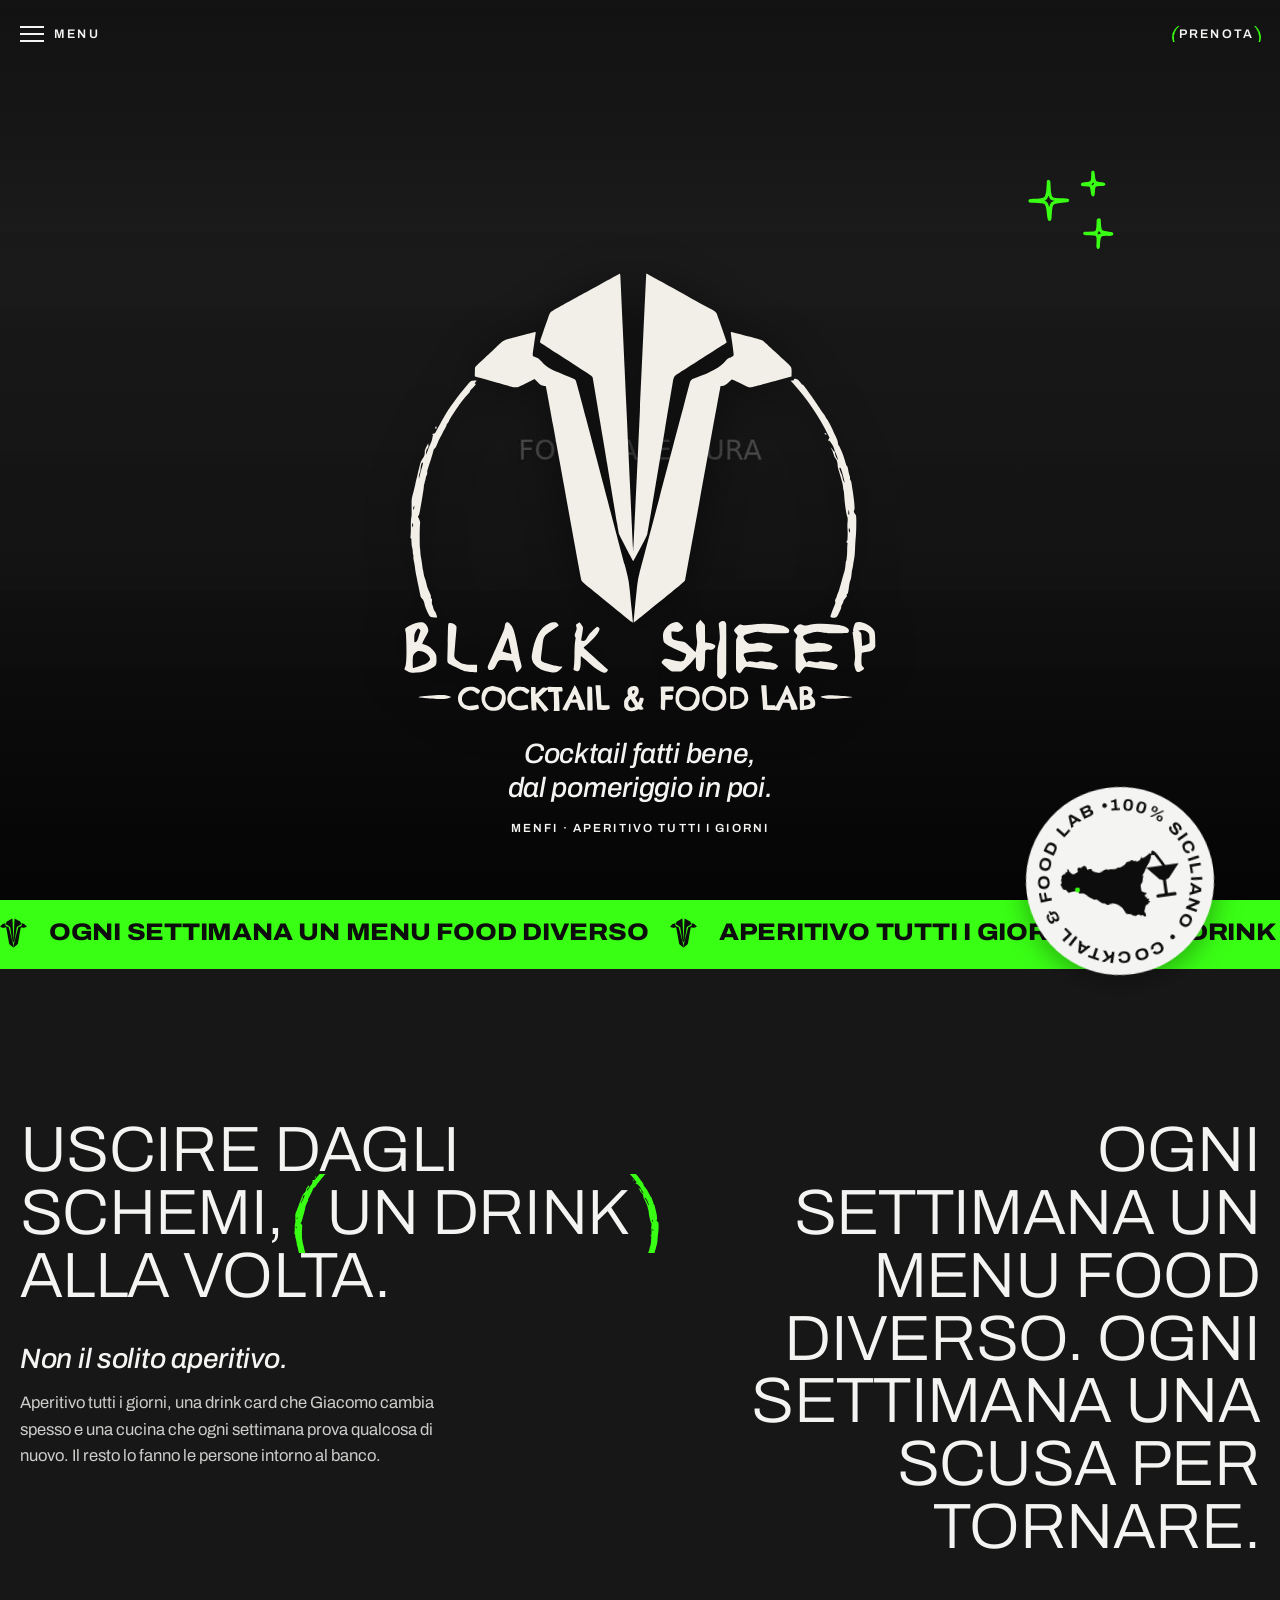
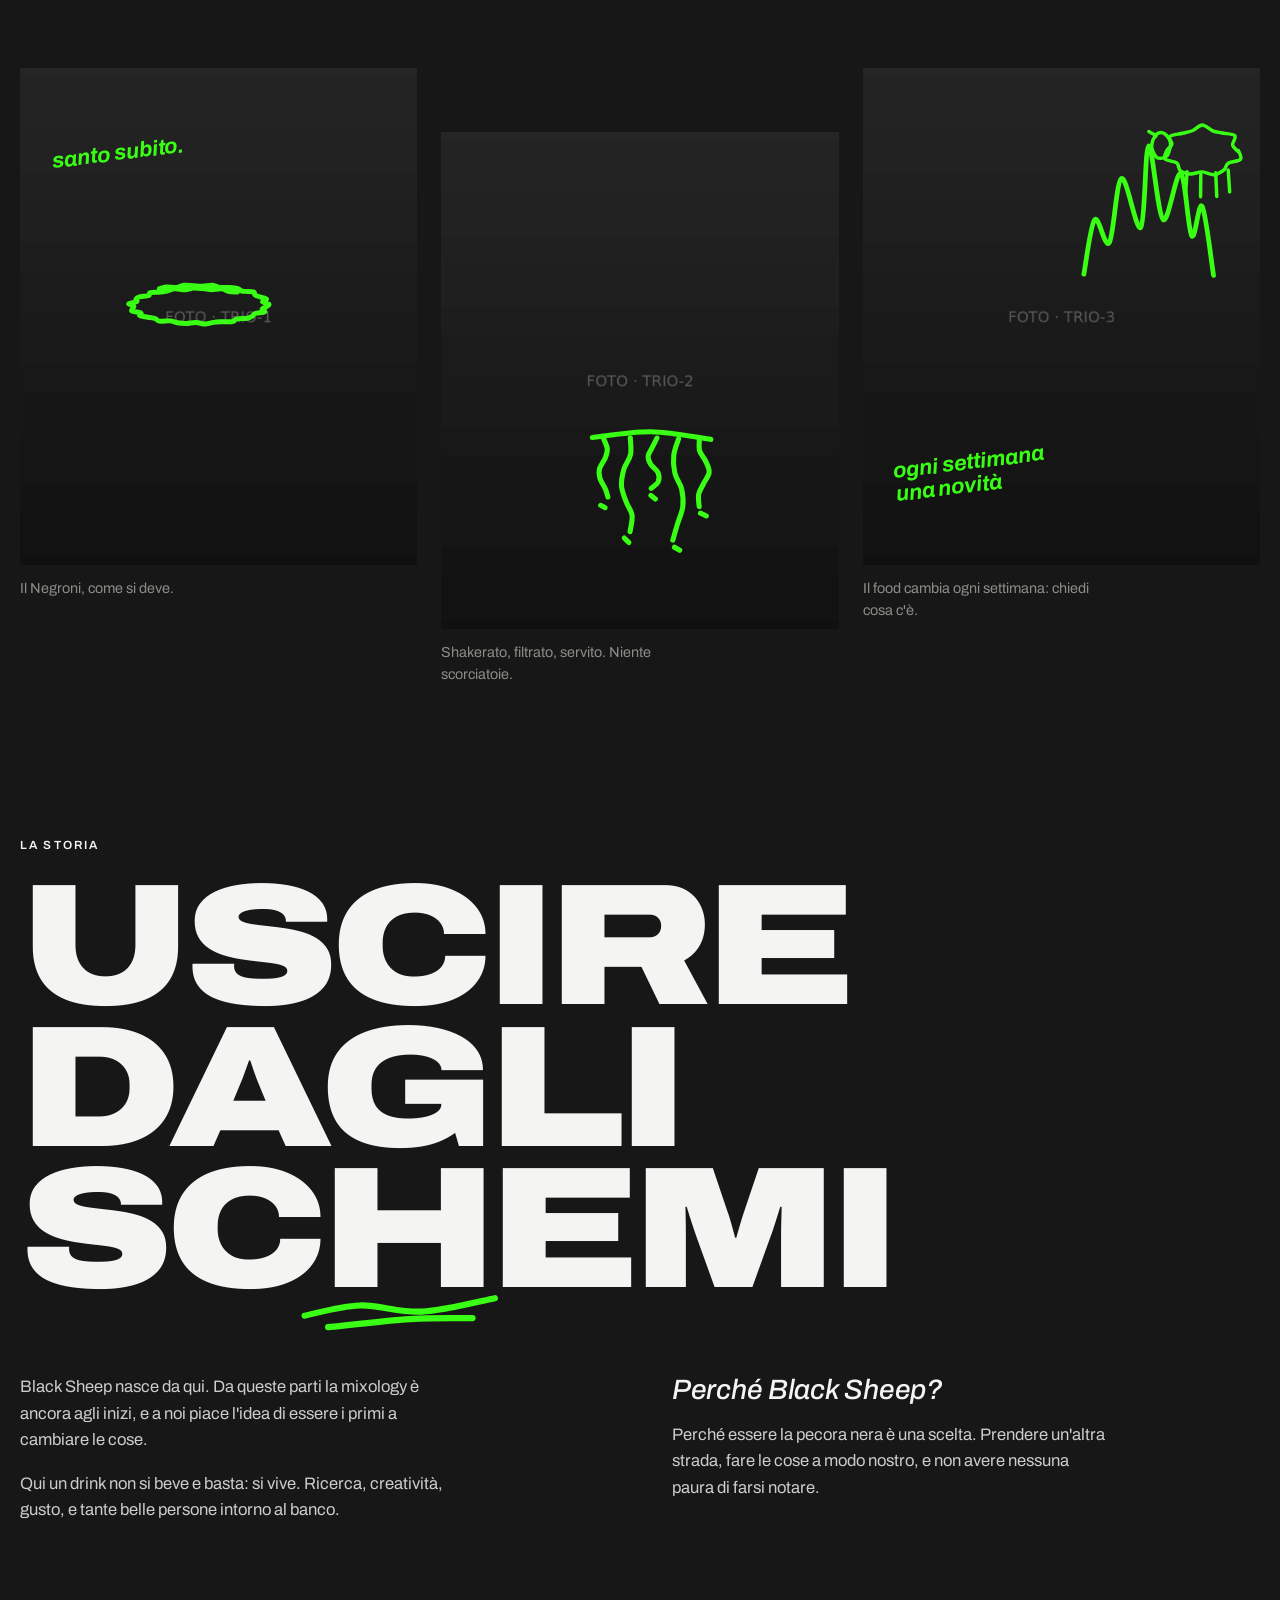
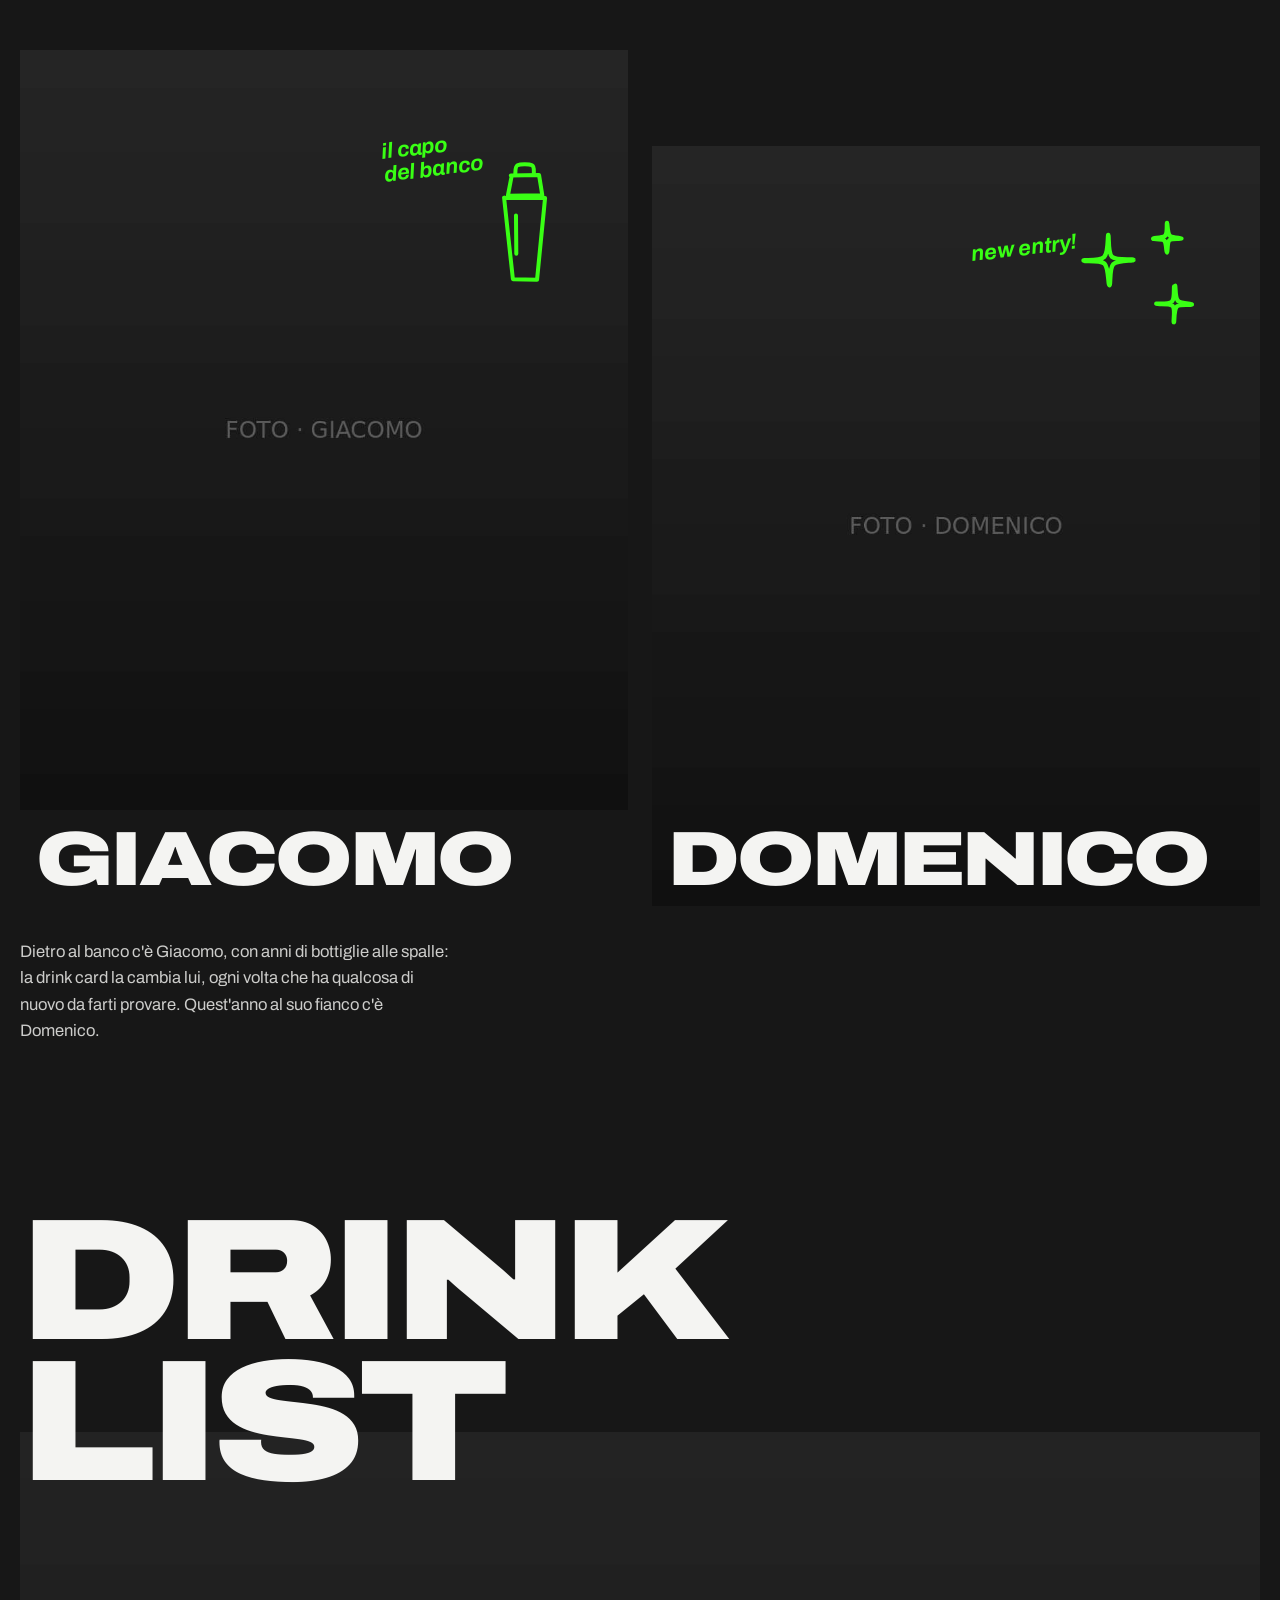
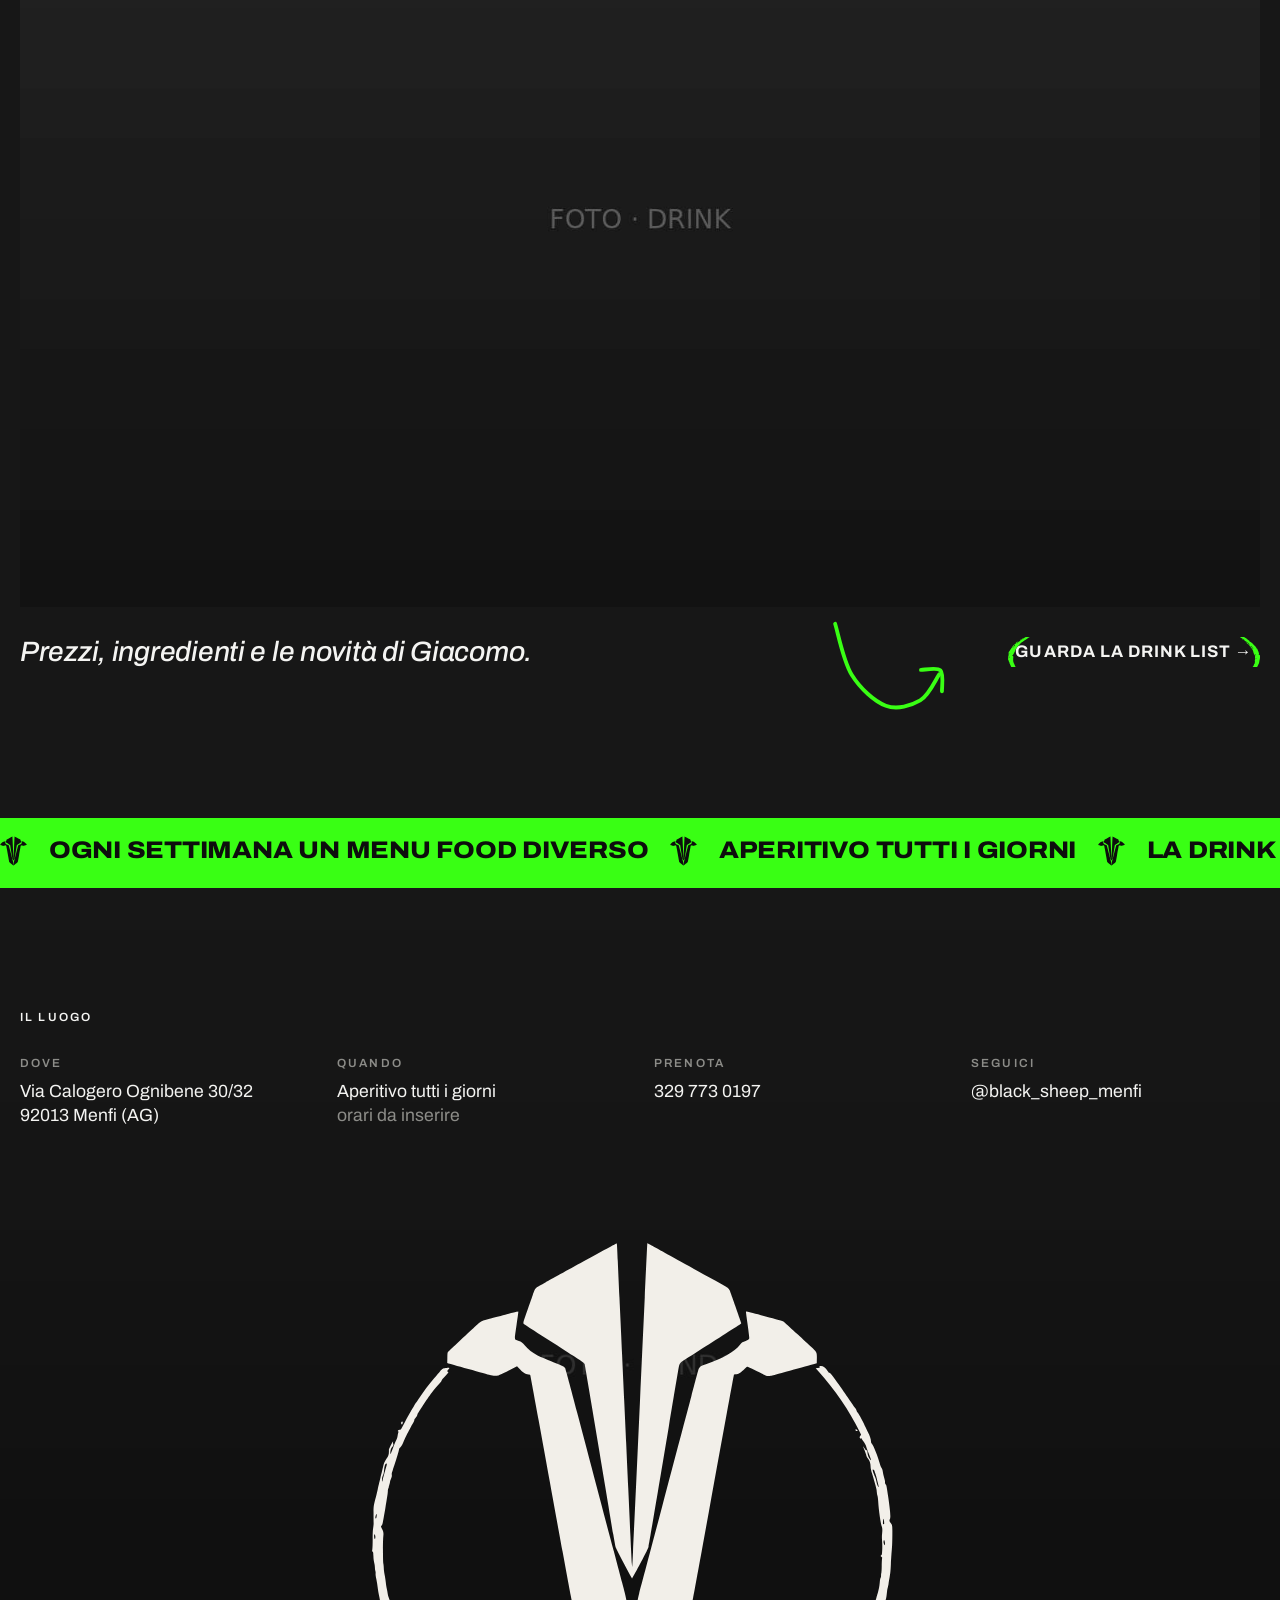
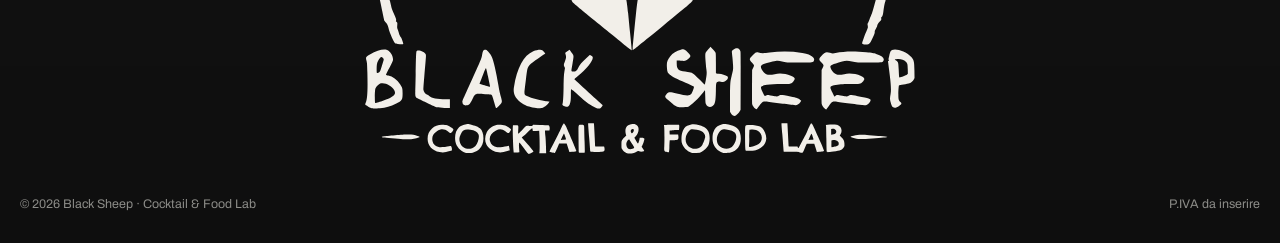
<file: index.html>
<!doctype html>
<html lang="it">
<head>
  <meta charset="utf-8">
  <meta name="viewport" content="width=device-width, initial-scale=1, viewport-fit=cover">
  <title>Black Sheep · Cocktail &amp; Food Lab · Menfi</title>
  <meta name="description" content="Black Sheep, cocktail &amp; food lab a Menfi. Aperitivo tutti i giorni, la drink card di Giacomo e un menu food che cambia ogni settimana.">
  <meta name="theme-color" content="#0d0d0d">
  <meta property="og:title" content="Black Sheep · Cocktail &amp; Food Lab · Menfi">
  <meta property="og:description" content="Uscire dagli schemi, un drink alla volta. Menfi.">
  <meta property="og:image" content="assets/og.png">
  <link rel="icon" href="assets/marchio.svg" type="image/svg+xml">
  <link rel="apple-touch-icon" href="assets/apple-touch-icon.png">
  <link rel="preload" href="assets/fonts/archivo-variabile.woff2" as="font" type="font/woff2" crossorigin>
  <link rel="stylesheet" href="style.css">
  <script>document.documentElement.classList.add("js")</script>
</head>
<body>
  <header class="nav">
    <div class="wrap nav__inner">
      <button class="nav__toggle" type="button" aria-expanded="false" aria-controls="panel">
        <span class="nav__burger" aria-hidden="true"><span></span><span></span><span></span></span> Menu
      </button>
      <a class="nav__brand" href="./" aria-label="Black Sheep, home">
        <img src="assets/logo-scritta-bianco.svg" alt="Black Sheep · Cocktail &amp; Food Lab" width="145" height="30">
      </a>
      <a class="nav__book arc" href="tel:+393297730197">Prenota</a>
    </div>
    <div class="nav__panel" id="panel">
      <nav class="nav__links" aria-label="Pagine">
          <a href="./" aria-current="page">Home</a>
          <a href="#storia">La storia</a>
          <a href="drink/">Drink list</a>
      </nav>
      <div class="nav__foot">
        <a class="label arc" href="tel:+393297730197">Prenota · 329 773 0197</a>
        <a class="label" href="https://www.instagram.com/black_sheep_menfi/" target="_blank" rel="noopener">Instagram</a>
        <span class="label" style="color:var(--grigio)">Via Calogero Ognibene 30/32 · Menfi</span>
      </div>
    </div>
  </header>

  <main>
    <section class="hero">
      <img class="hero__img" src="assets/foto/apertura.jpg" alt="">
      <span data-doodle="stelle" style="width:clamp(56px,9vw,110px);height:clamp(56px,9vw,110px);right:12%;top:18%"></span>
      <div class="hero__inner">
        <h1><img class="hero__logo" src="assets/logo-bianco.svg" alt="Black Sheep · Cocktail &amp; Food Lab" width="2143" height="1995"></h1>
        <p class="voce hero__line">Cocktail fatti bene, dal pomeriggio in poi.</p>
        <p class="label" style="margin-top:14px">Menfi · Aperitivo tutti i giorni</p>
      </div>
    </section>

    <div class="pin-ancora"><span class="pin-gira" data-pin="siciliano"></span></div>

    <div class="band" data-items="Ogni settimana un menu food diverso|Aperitivo tutti i giorni|La drink card di Giacomo|Via Calogero Ognibene, Menfi">Ogni settimana un menu food diverso — Aperitivo tutti i giorni — La drink card di Giacomo</div>

    <section class="section">
      <div class="wrap">
        <div class="intro">
          <div>
            <h2 class="statement" data-reveal>Uscire dagli schemi, <span class="arc">un drink</span> alla volta.</h2>
            <p class="voce" data-reveal>Non il solito aperitivo.</p>
            <div class="text" data-reveal>
              <p>Aperitivo tutti i giorni, una drink card che Giacomo cambia spesso e una cucina che ogni settimana prova qualcosa di nuovo. Il resto lo fanno le persone intorno al banco.</p>
            </div>
          </div>
          <div class="intro__side has-doodle">
            <p class="statement" data-reveal>Ogni settimana un menu food diverso. Ogni settimana una scusa per tornare.</p>
            <span data-doodle="pecorella" style="width:clamp(70px,9vw,120px);height:clamp(70px,9vw,120px);right:0;bottom:-58%"></span>
          </div>
        </div>

        <div class="trio">
          <figure class="has-doodle" data-reveal><img src="assets/foto/trio-1.jpg" alt="" loading="lazy"><span data-doodle="aureola" style="width:62%;height:16%;left:14%;top:30%"></span><p class="nota" style="left:8%;top:12%">santo subito.</p><figcaption>Il Negroni, come si deve.</figcaption></figure>
          <figure class="has-doodle" data-reveal><img src="assets/foto/trio-2.jpg" alt="" loading="lazy"><span data-doodle="gocce" style="width:46%;height:26%;left:30%;top:52%"></span><figcaption>Shakerato, filtrato, servito. Niente scorciatoie.</figcaption></figure>
          <figure class="has-doodle" data-reveal><img src="assets/foto/trio-3.jpg" alt="" loading="lazy"><span data-doodle="fiamme" style="width:40%;height:30%;right:8%;top:8%"></span><p class="nota" style="left:8%;top:62%">ogni settimana<br>una novità</p><figcaption>Il food cambia ogni settimana: chiedi cosa c'è.</figcaption></figure>
        </div>
      </div>
    </section>

    <section class="section" id="storia" style="padding-top:0">
      <div class="wrap">
        <p class="label" style="margin-bottom:22px">La storia</p>
        <div class="has-doodle story__head">
          <h2 class="mega">Uscire<br>dagli<br>schemi</h2>
          <span data-doodle="sottolinea" style="width:min(70%,760px);height:clamp(28px,4vw,52px);left:0;bottom:-6%"></span>
        </div>
        <div class="story__body">
          <div class="text" data-reveal>
            <p>Black Sheep nasce da qui. Da queste parti la mixology è ancora agli inizi, e a noi piace l'idea di essere i primi a cambiare le cose.</p>
            <p>Qui un drink non si beve e basta: si vive. Ricerca, creatività, gusto, e tante belle persone intorno al banco.</p>
          </div>
          <div data-reveal>
            <p class="voce">Perché Black Sheep?</p>
            <div class="text"><p>Perché essere la pecora nera è una scelta. Prendere un'altra strada, fare le cose a modo nostro, e non avere nessuna paura di farsi notare.</p></div>
          </div>
        </div>

        <div class="people">
          <figure data-reveal><img src="assets/foto/giacomo.jpg" alt="Ritratto di Giacomo" loading="lazy"><span data-doodle="shaker" style="width:22%;height:28%;right:6%;top:6%"></span><p class="nota" style="right:24%;top:10%">il capo<br>del banco</p><figcaption><span class="mega">Giacomo</span></figcaption></figure>
          <figure data-reveal><img src="assets/foto/domenico.jpg" alt="Ritratto di Domenico" loading="lazy"><span data-doodle="stelle" style="width:24%;height:20%;right:8%;top:8%"></span><p class="nota" style="right:30%;top:12%">new entry!</p><figcaption><span class="mega">Domenico</span></figcaption></figure>
        </div>
        <div class="text people__note" data-reveal>
          <p>Dietro al banco c'è Giacomo, con anni di bottiglie alle spalle: la drink card la cambia lui, ogni volta che ha qualcosa di nuovo da farti provare. Quest'anno al suo fianco c'è Domenico.</p>
        </div>
      </div>
    </section>

    <section class="cta">
      <div class="wrap">
        <h2 class="mega">Drink<br>list</h2>
        <img class="cta__img" src="assets/foto/drink.jpg" alt="" loading="lazy">
        <div class="cta__foot has-doodle">
          <p class="voce" data-reveal>Prezzi, ingredienti e le novità di Giacomo.</p>
          <a class="arc" href="drink/">Guarda la drink list →</a>
          <span data-doodle="freccia" style="width:clamp(70px,10vw,130px);height:clamp(70px,10vw,130px);right:clamp(230px,24vw,330px);top:-110%"></span>
        </div>
      </div>
    </section>

    <div class="band" data-items="Ogni settimana un menu food diverso|Aperitivo tutti i giorni|La drink card di Giacomo|Via Calogero Ognibene, Menfi">Ogni settimana un menu food diverso — Aperitivo tutti i giorni — La drink card di Giacomo</div>
  </main>

  <footer class="foot">
    <img class="foot__img" src="assets/foto/fondo.jpg" alt="" loading="lazy">
    <div class="wrap foot__inner">
      <p class="label" style="margin-bottom:28px">Il luogo</p>
      <dl class="foot__facts" data-reveal>
        <div><dt class="label">Dove</dt><dd><a href="https://maps.google.com/?q=Via+Calogero+Ognibene+30,+92013+Menfi+AG" target="_blank" rel="noopener">Via Calogero Ognibene 30/32<br>92013 Menfi (AG)</a></dd></div>
        <div><dt class="label">Quando</dt><dd>Aperitivo tutti i giorni<br><span class="todo">orari da inserire</span></dd></div>
        <div><dt class="label">Prenota</dt><dd><a href="tel:+393297730197">329 773 0197</a></dd></div>
        <div><dt class="label">Seguici</dt><dd><a href="https://www.instagram.com/black_sheep_menfi/" target="_blank" rel="noopener">@black_sheep_menfi</a></dd></div>
      </dl>
      <img class="foot__logo" src="assets/logo-bianco.svg" alt="Black Sheep · Cocktail &amp; Food Lab" width="2143" height="1995" loading="lazy">
      <div class="foot__small"><span>© 2026 Black Sheep · Cocktail &amp; Food Lab</span><span>P.IVA <span class="todo">da inserire</span></span></div>
    </div>
  </footer>

  <script src="site.js"></script>
</body>
</html>
</file>
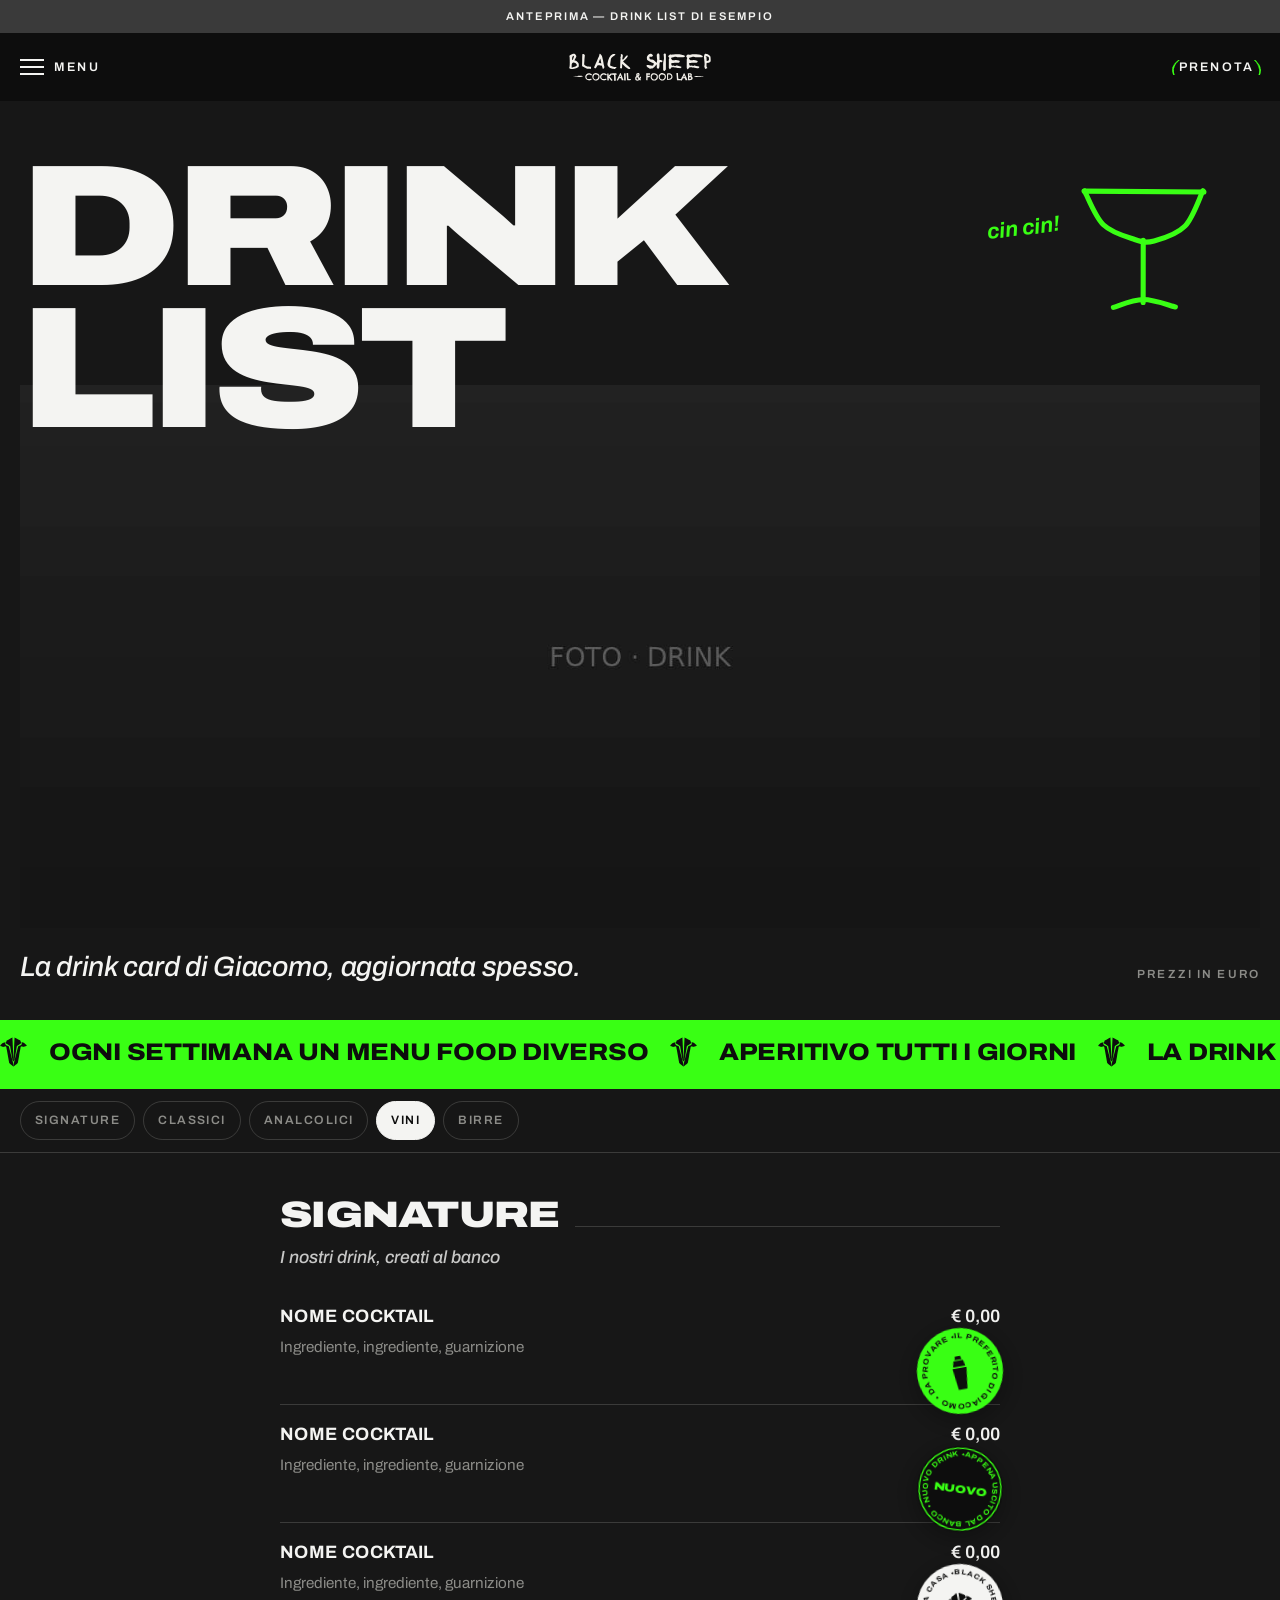
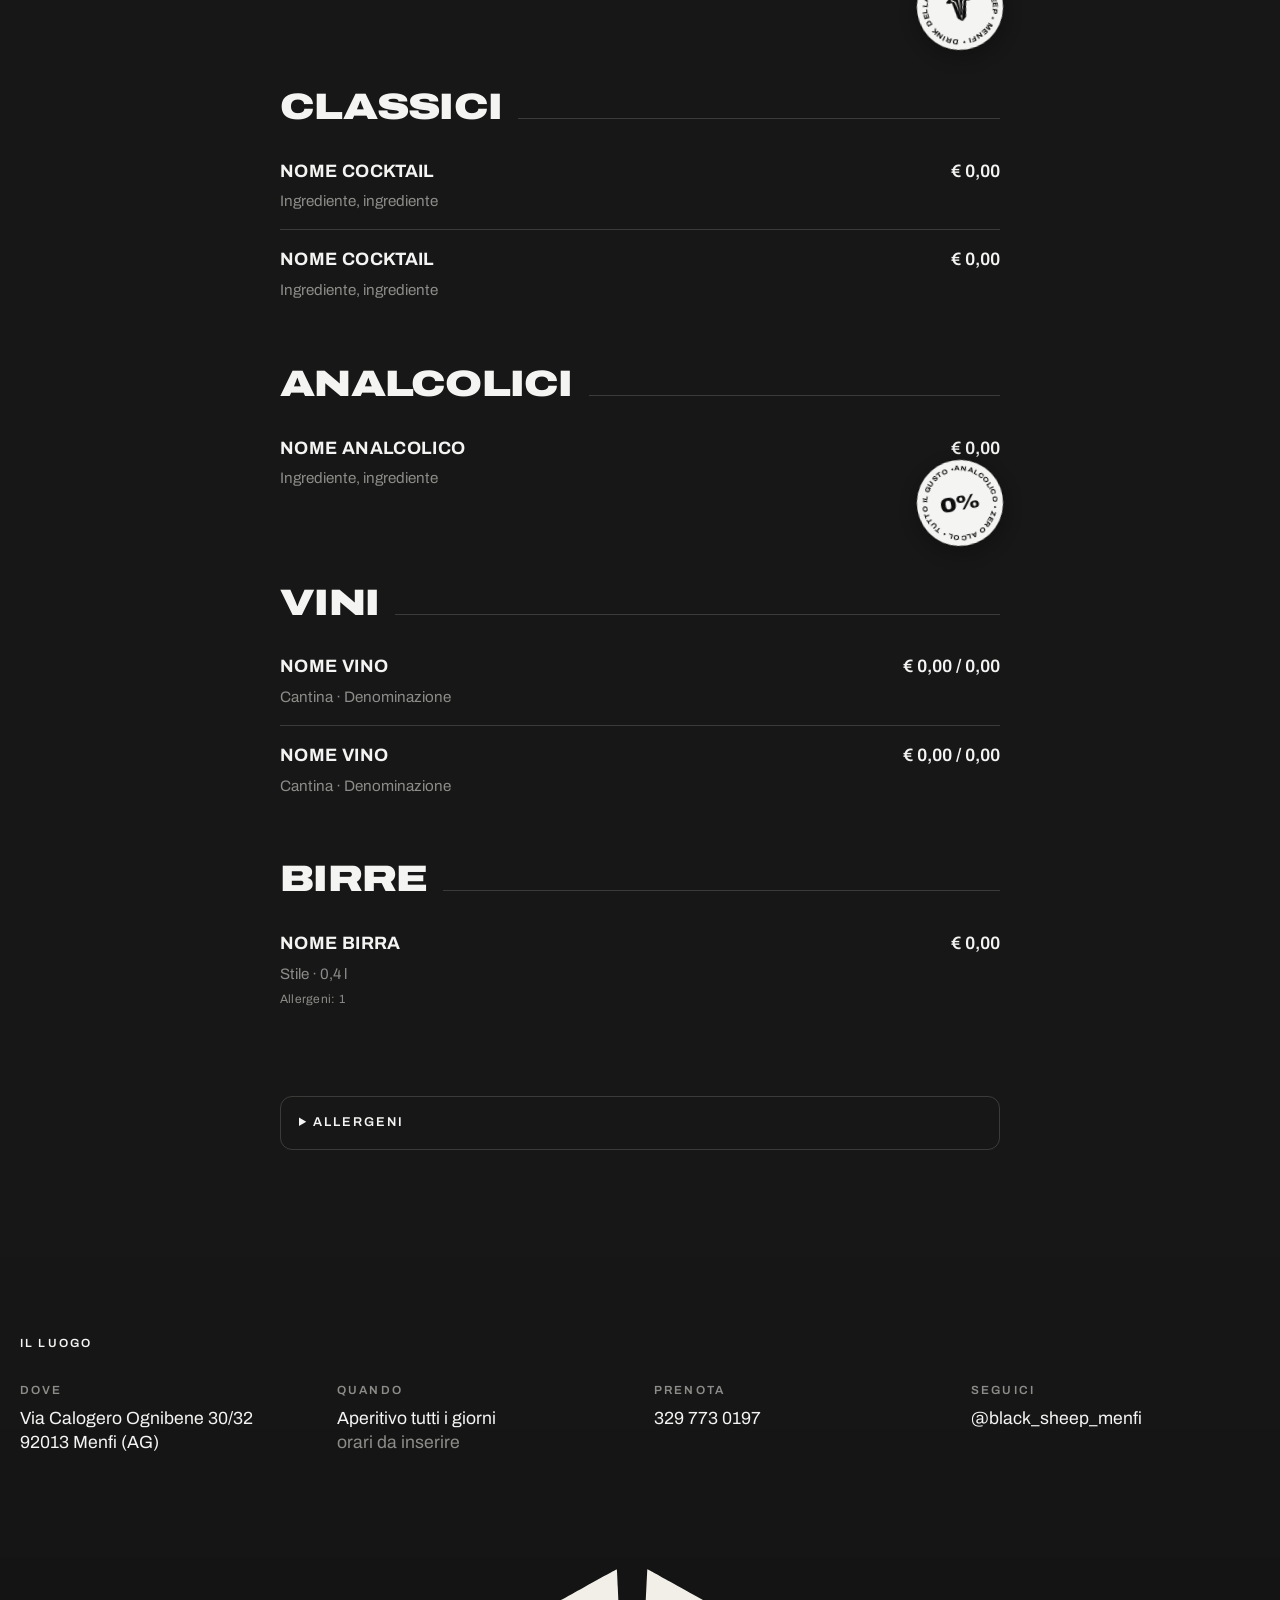
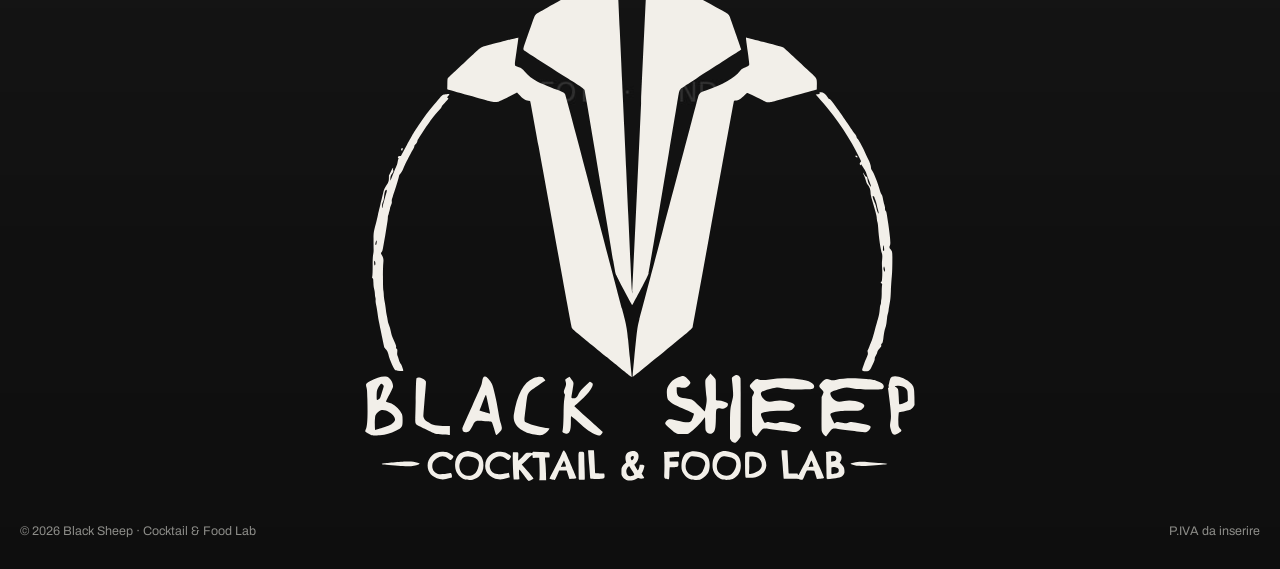
<file: drink/index.html>
<!doctype html>
<html lang="it">
<head>
  <meta charset="utf-8">
  <meta name="viewport" content="width=device-width, initial-scale=1, viewport-fit=cover">
  <title>Drink list · Black Sheep Menfi</title>
  <meta name="description" content="La drink list di Black Sheep, cocktail &amp; food lab a Menfi: signature di Giacomo, classici, vini e birre, con i prezzi.">
  <meta name="theme-color" content="#0d0d0d">
  <meta property="og:title" content="Drink list · Black Sheep Menfi">
  <meta property="og:description" content="Uscire dagli schemi, un drink alla volta. Menfi.">
  <meta property="og:image" content="../assets/og.png">
  <link rel="icon" href="../assets/marchio.svg" type="image/svg+xml">
  <link rel="apple-touch-icon" href="../assets/apple-touch-icon.png">
  <link rel="preload" href="../assets/fonts/archivo-variabile.woff2" as="font" type="font/woff2" crossorigin>
  <link rel="stylesheet" href="../style.css">
  <script>document.documentElement.classList.add("js")</script>
</head>
<body class="page-drink">
  <p class="preview" id="preview" hidden>Anteprima — drink list di esempio</p>
  <header class="nav">
    <div class="wrap nav__inner">
      <button class="nav__toggle" type="button" aria-expanded="false" aria-controls="panel">
        <span class="nav__burger" aria-hidden="true"><span></span><span></span><span></span></span> Menu
      </button>
      <a class="nav__brand" href="../" aria-label="Black Sheep, home">
        <img src="../assets/logo-scritta-bianco.svg" alt="Black Sheep · Cocktail &amp; Food Lab" width="145" height="30">
      </a>
      <a class="nav__book arc" href="tel:+393297730197">Prenota</a>
    </div>
    <div class="nav__panel" id="panel">
      <nav class="nav__links" aria-label="Pagine">
          <a href="../">Home</a>
          <a href="../#storia">La storia</a>
          <a href="../drink/" aria-current="page">Drink list</a>
      </nav>
      <div class="nav__foot">
        <a class="label arc" href="tel:+393297730197">Prenota · 329 773 0197</a>
        <a class="label" href="https://www.instagram.com/black_sheep_menfi/" target="_blank" rel="noopener">Instagram</a>
        <span class="label" style="color:var(--grigio)">Via Calogero Ognibene 30/32 · Menfi</span>
      </div>
    </div>
  </header>

  <main>
    <section class="dhead">
      <div class="wrap has-doodle">
        <h1 class="mega">Drink<br>list</h1>
        <span data-doodle="coppa" style="width:clamp(70px,14vw,170px);height:clamp(70px,14vw,170px);right:4%;top:0"></span>
        <p class="nota" style="right:clamp(70px,18vw,220px);top:clamp(20px,5vw,60px)">cin cin!</p>
        <img class="dhead__img" src="../assets/foto/drink.jpg" alt="">
        <div class="dhead__foot">
          <p class="voce">La drink card di Giacomo, aggiornata spesso.</p>
          <p class="label" style="color:var(--grigio)">Prezzi in euro</p>
        </div>
      </div>
      <div class="band" data-items="Ogni settimana un menu food diverso|Aperitivo tutti i giorni|La drink card di Giacomo|Via Calogero Ognibene, Menfi">Ogni settimana un menu food diverso — Aperitivo tutti i giorni — La drink card di Giacomo</div>
    </section>

  <nav class="tabs" id="tabs" aria-label="Categorie del menù"></nav>

  <div class="mmain" id="menu"></div>

  <section class="info" aria-label="Note e allergeni">
    <p class="info__coperto" id="coperto"></p>
    <details class="allergeni">
      <summary>Allergeni</summary>
      <p>Per qualsiasi informazione su allergeni e intolleranze chiedi al nostro staff.</p>
      <ol>
        <li>Cereali contenenti glutine</li>
        <li>Crostacei</li>
        <li>Uova</li>
        <li>Pesce</li>
        <li>Arachidi</li>
        <li>Soia</li>
        <li>Latte e lattosio</li>
        <li>Frutta a guscio</li>
        <li>Sedano</li>
        <li>Senape</li>
        <li>Semi di sesamo</li>
        <li>Anidride solforosa e solfiti</li>
        <li>Lupini</li>
        <li>Molluschi</li>
      </ol>
    </details>
  </section>
  </main>

  <footer class="foot">
    <img class="foot__img" src="../assets/foto/fondo.jpg" alt="" loading="lazy">
    <div class="wrap foot__inner">
      <p class="label" style="margin-bottom:28px">Il luogo</p>
      <dl class="foot__facts">
        <div><dt class="label">Dove</dt><dd><a href="https://maps.google.com/?q=Via+Calogero+Ognibene+30,+92013+Menfi+AG" target="_blank" rel="noopener">Via Calogero Ognibene 30/32<br>92013 Menfi (AG)</a></dd></div>
        <div><dt class="label">Quando</dt><dd>Aperitivo tutti i giorni<br><span class="todo">orari da inserire</span></dd></div>
        <div><dt class="label">Prenota</dt><dd><a href="tel:+393297730197">329 773 0197</a></dd></div>
        <div><dt class="label">Seguici</dt><dd><a href="https://www.instagram.com/black_sheep_menfi/" target="_blank" rel="noopener">@black_sheep_menfi</a></dd></div>
      </dl>
      <img class="foot__logo" src="../assets/logo-bianco.svg" alt="Black Sheep · Cocktail &amp; Food Lab" width="2143" height="1995" loading="lazy">
      <div class="foot__small"><span>© 2026 Black Sheep · Cocktail &amp; Food Lab</span><span>P.IVA <span class="todo">da inserire</span></span></div>
    </div>
  </footer>

  <script src="menu.js"></script>
  <script src="app.js"></script>
  <script src="../site.js"></script>
</body>
</html>
</file>
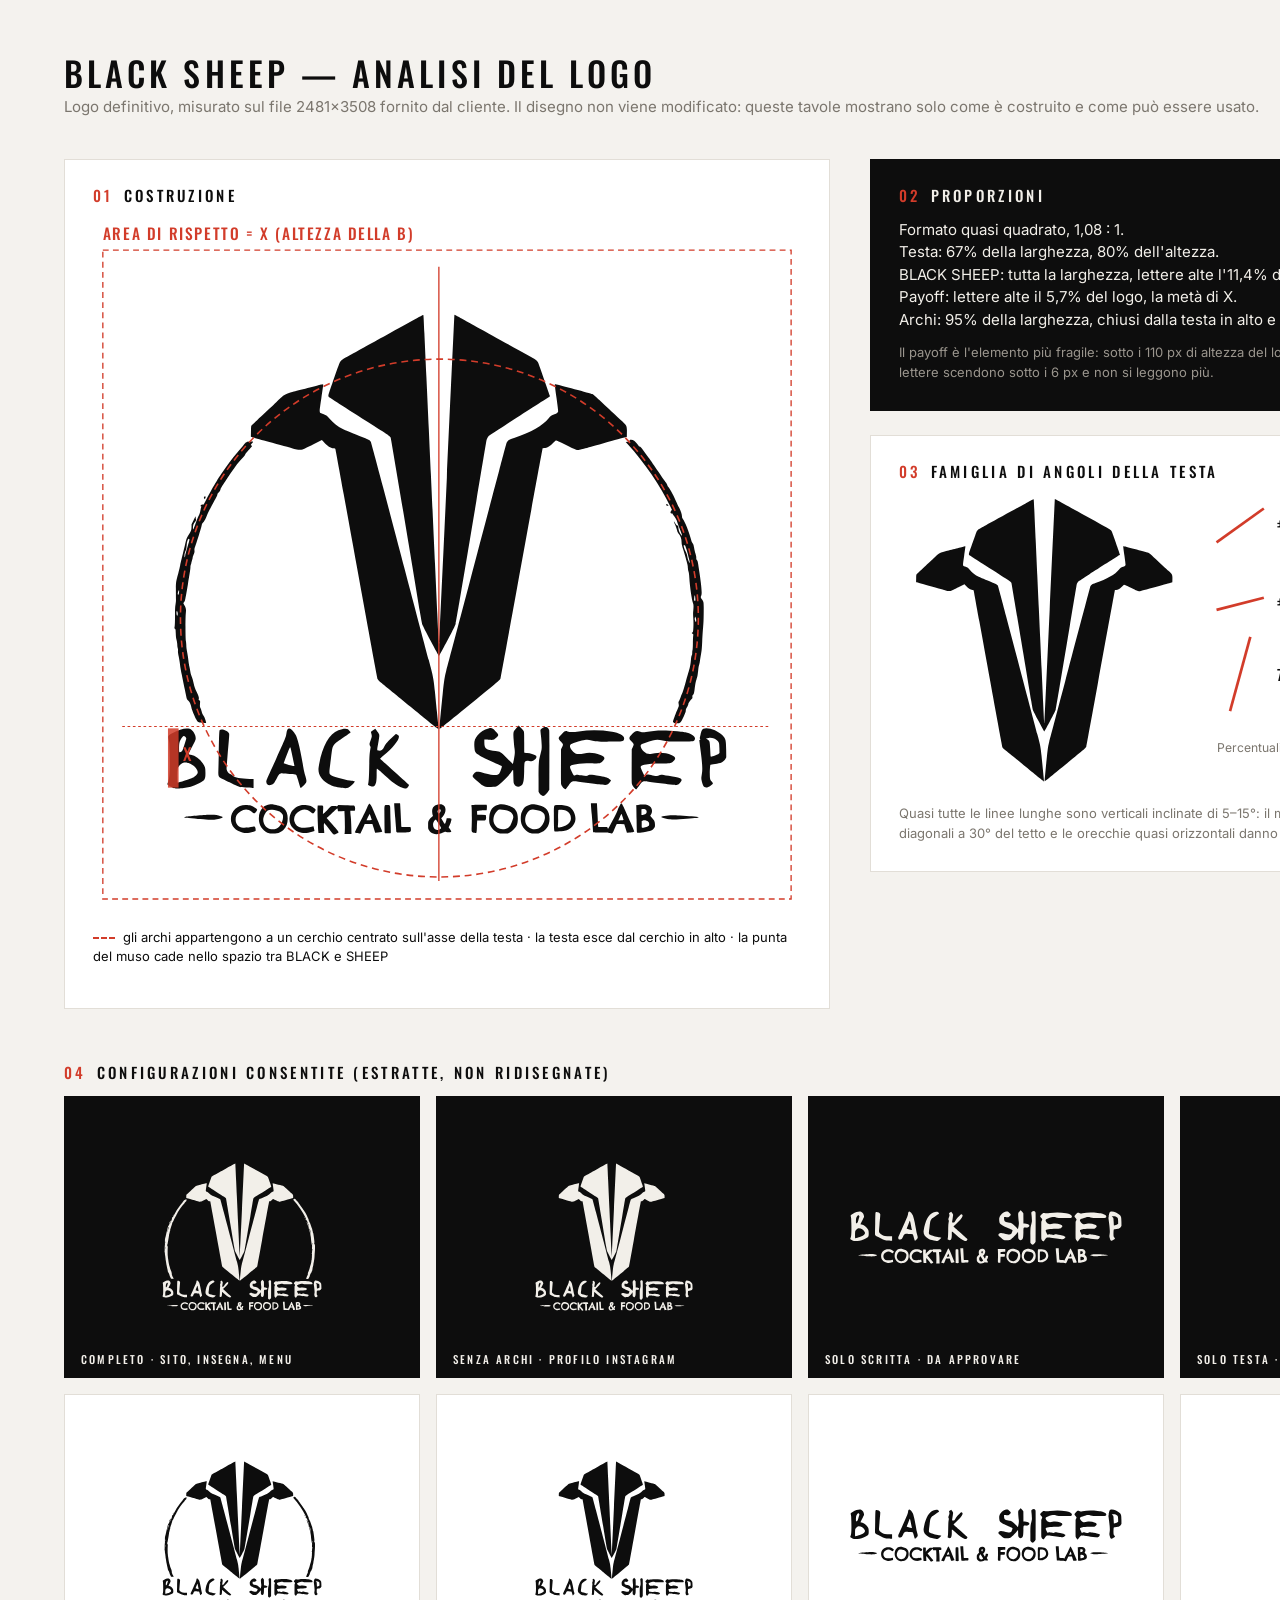
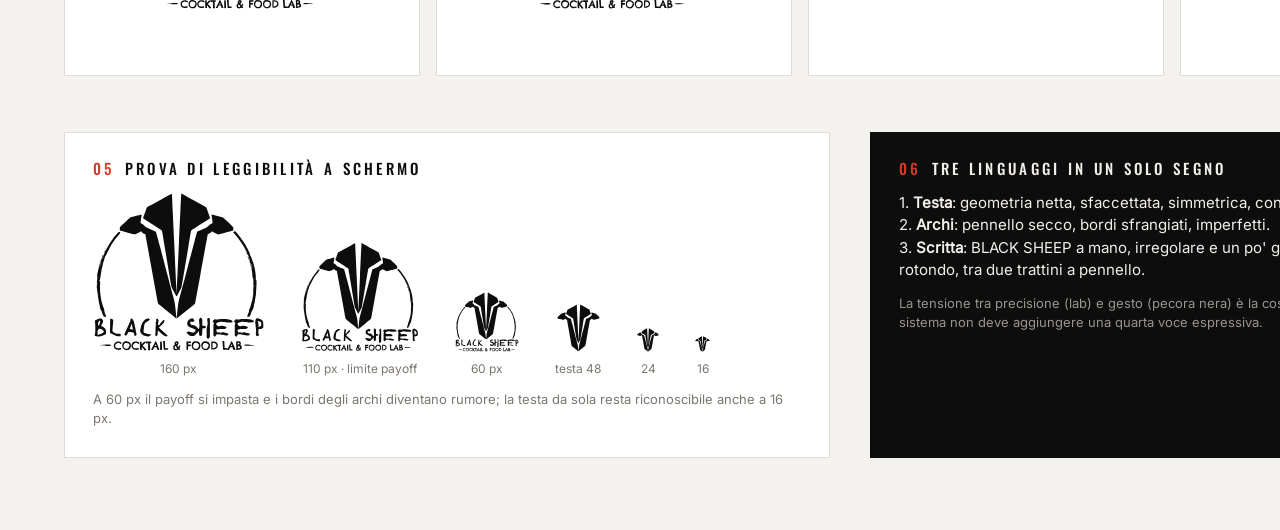
<file: brand/analisi-logo.html>
<!doctype html>
<html lang="it"><head><meta charset="utf-8">
<title>Analisi del logo · Black Sheep</title>
<style>
@font-face { font-family: Oswald; font-weight: 500; src: url(../assets/fonts/oswald-latin-500-normal.woff2); }
@font-face { font-family: Inter; src: url(../assets/fonts/inter-latin-400-normal.woff2); }
:root { --ink:#0d0d0d; --paper:#f4f2ee; --mut:#7b766e; --red:#d23c2a; }
body { margin:0; background:var(--paper); color:var(--ink); font:15px/1.5 Inter, sans-serif; }
.page { width:1600px; padding:56px 64px 72px; box-sizing:border-box; }
h1 { margin:0 0 6px; font:500 34px/1 Oswald; letter-spacing:.12em; text-transform:uppercase; }
.sub { color:var(--mut); margin:0 0 40px; }
h2 { margin:0 0 16px; font:500 15px/1 Oswald; letter-spacing:.22em; text-transform:uppercase; }
h2 b { color:var(--red); font-weight:500; margin-right:10px; }
.row { display:grid; gap:40px; margin-bottom:56px; }
.r2 { grid-template-columns: 1.15fr 1fr; }
.card { background:#fff; border:1px solid #e2ded7; padding:28px; position:relative; }
.dark { background:var(--ink); color:#f2efe9; border-color:var(--ink); }
.note { color:var(--mut); font-size:13px; margin:12px 0 0; }
.dark .note { color:#9a958d; }
.cfg { display:grid; grid-template-columns: repeat(4, 1fr); gap:16px; }
.cfg .card { display:grid; place-items:center; height:240px; padding:20px; }
.cfg img { max-width:100%; max-height:150px; }
.cfg .lab { position:absolute; left:16px; bottom:12px; font:500 11px/1 Oswald; letter-spacing:.2em; text-transform:uppercase; }
.sizes { display:flex; align-items:flex-end; gap:36px; }
.sizes figure { margin:0; text-align:center; font-size:12px; color:var(--mut); }
.sizes figure img { display:block; margin:0 auto 8px; }
.legend { font-size:13px; } .legend span { display:inline-block; width:22px; border-top:2px dashed var(--red); vertical-align:middle; margin-right:8px; }
</style></head>
<body><div class="page">
<h1>Black Sheep — analisi del logo</h1>
<p class="sub">Logo definitivo, misurato sul file 2481×3508 fornito dal cliente. Il disegno non viene modificato: queste tavole mostrano solo come è costruito e come può essere usato.</p>

<div class="row r2">
  <div class="card">
    <h2><b>01</b>Costruzione</h2>
    <svg viewBox="-260 -340 2663 2595" width="100%">
      <rect x="-223" y="-223" width="2589" height="2441" fill="none" stroke="#d23c2a" stroke-width="5" stroke-dasharray="22 16"/>
      <image href="../assets/logo.svg" x="0" y="0" width="2143" height="1995"/>
      <circle cx="1043" cy="1161" r="974" fill="none" stroke="#d23c2a" stroke-width="6" stroke-dasharray="26 18"/>
      <line x1="1041" y1="-160" x2="1041" y2="2150" stroke="#d23c2a" stroke-width="5"/>
      <line x1="-150" y1="1569" x2="2290" y2="1569" stroke="#d23c2a" stroke-width="4" stroke-dasharray="10 10"/>
      <rect x="22" y="1576" width="40" height="223" fill="#d23c2a" opacity=".85"/>
      <text x="80" y="1700" fill="#d23c2a" font-family="Oswald" font-size="64">X</text>
      <text x="-223" y="-260" fill="#d23c2a" font-family="Oswald" font-size="58" letter-spacing="6">AREA DI RISPETTO = X (ALTEZZA DELLA B)</text>
    </svg>
    <p class="legend"><span></span>gli archi appartengono a un cerchio centrato sull'asse della testa · la testa esce dal cerchio in alto · la punta del muso cade nello spazio tra BLACK e SHEEP</p>
  </div>
  <div>
    <div class="card dark" style="margin-bottom:24px">
      <h2><b>02</b>Proporzioni</h2>
      <p style="margin:0">Formato quasi quadrato, 1,08 : 1.<br>
      Testa: 67% della larghezza, 80% dell'altezza.<br>
      BLACK SHEEP: tutta la larghezza, lettere alte l'11,4% del logo (= X).<br>
      Payoff: lettere alte il 5,7% del logo, la metà di X.<br>
      Archi: 95% della larghezza, chiusi dalla testa in alto e dalla scritta in basso.</p>
      <p class="note">Il payoff è l'elemento più fragile: sotto i 110 px di altezza del logo (circa 25 mm in stampa) le sue lettere scendono sotto i 6 px e non si leggono più.</p>
    </div>
    <div class="card">
      <h2><b>03</b>Famiglia di angoli della testa</h2>
      <svg viewBox="0 0 900 430" width="100%">
        <image href="../assets/logo-testa.svg" x="20" y="0" width="390" height="430"/>
        <g font-family="Oswald" font-size="22" fill="#0d0d0d">
          <line x1="470" y1="70" x2="540" y2="20" stroke="#d23c2a" stroke-width="4"/><text x="560" y="52">±30–40° — tetto della testa (10%)</text>
          <line x1="470" y1="170" x2="540" y2="152" stroke="#d23c2a" stroke-width="4"/><text x="560" y="168">±15° — orecchie (6%)</text>
          <line x1="490" y1="320" x2="520" y2="210" stroke="#d23c2a" stroke-width="4"/><text x="560" y="276">75–105° — muso che si stringe (71%)</text>
          <text x="470" y="380" fill="#7b766e" font-family="Inter" font-size="18">Percentuali: quota della lunghezza dei lati diritti.</text>
        </g>
      </svg>
      <p class="note">Quasi tutte le linee lunghe sono verticali inclinate di 5–15°: il muso converge verso una punta. Le diagonali a 30° del tetto e le orecchie quasi orizzontali danno le altre due direzioni.</p>
    </div>
  </div>
</div>

<h2><b>04</b>Configurazioni consentite (estratte, non ridisegnate)</h2>
<div class="cfg" style="margin-bottom:16px">
  <div class="card dark"><img src="../assets/logo-bianco.svg" alt=""><span class="lab">Completo · sito, insegna, menu</span></div>
  <div class="card dark"><img src="../assets/logo-senza-archi-bianco.svg" alt=""><span class="lab">Senza archi · profilo Instagram</span></div>
  <div class="card dark"><img src="../assets/logo-scritta-bianco.svg" alt="" style="max-width:88%"><span class="lab">Solo scritta · da approvare</span></div>
  <div class="card dark"><img src="../assets/logo-testa-bianco.svg" alt="" style="max-height:130px"><span class="lab">Solo testa · da approvare</span></div>
</div>
<div class="cfg" style="margin-bottom:56px">
  <div class="card"><img src="../assets/logo.svg" alt=""></div>
  <div class="card"><img src="../assets/logo-senza-archi.svg" alt=""></div>
  <div class="card"><img src="../assets/logo-scritta.svg" alt="" style="max-width:88%"></div>
  <div class="card"><img src="../assets/logo-testa.svg" alt="" style="max-height:130px"></div>
</div>

<div class="row r2" style="margin-bottom:0">
  <div class="card">
    <h2><b>05</b>Prova di leggibilità a schermo</h2>
    <div class="sizes">
      <figure><img src="../assets/logo.svg" style="height:160px">160 px</figure>
      <figure><img src="../assets/logo.svg" style="height:110px">110 px · limite payoff</figure>
      <figure><img src="../assets/logo.svg" style="height:60px">60 px</figure>
      <figure><img src="../assets/logo-testa.svg" style="height:48px">testa 48</figure>
      <figure><img src="../assets/logo-testa.svg" style="height:24px">24</figure>
      <figure><img src="../assets/logo-testa.svg" style="height:16px">16</figure>
    </div>
    <p class="note">A 60 px il payoff si impasta e i bordi degli archi diventano rumore; la testa da sola resta riconoscibile anche a 16 px.</p>
  </div>
  <div class="card dark">
    <h2><b>06</b>Tre linguaggi in un solo segno</h2>
    <p style="margin:0">1. <strong>Testa</strong>: geometria netta, sfaccettata, simmetrica, con sottili tagli in negativo.<br>
    2. <strong>Archi</strong>: pennello secco, bordi sfrangiati, imperfetti.<br>
    3. <strong>Scritta</strong>: BLACK SHEEP a mano, irregolare e un po' graffiante; payoff più morbido e rotondo, tra due trattini a pennello.</p>
    <p class="note">La tensione tra precisione (lab) e gesto (pecora nera) è la cosa più interessante del logo. Il sistema non deve aggiungere una quarta voce espressiva.</p>
  </div>
</div>
</div></body></html>
</file>
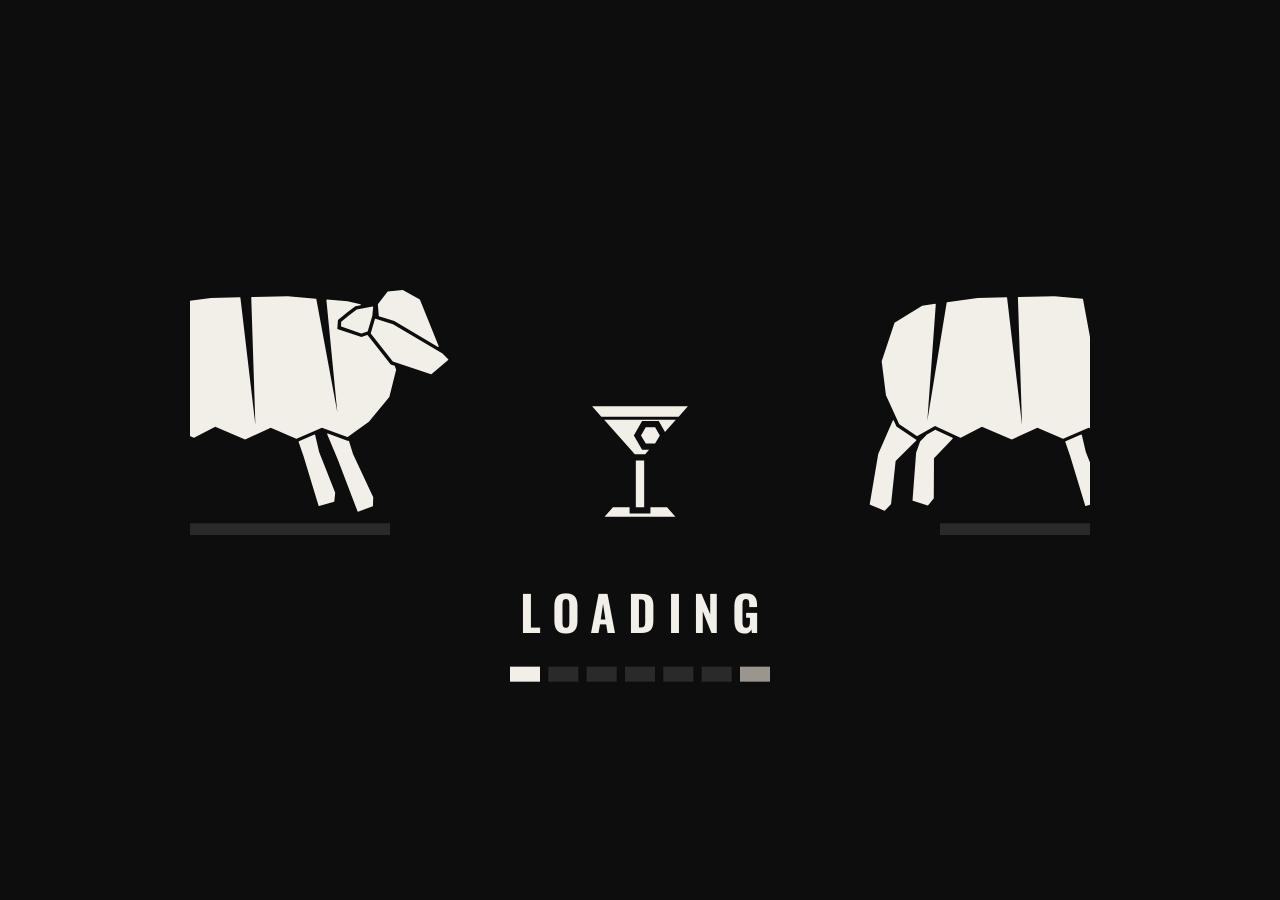
<file: motion/loading.html>
<!doctype html>
<html lang="it">
<head>
<meta charset="utf-8">
<meta name="viewport" content="width=device-width, initial-scale=1">
<title>Black Sheep · Loading</title>
<style>
  @font-face { font-family: "Oswald"; font-weight: 600; font-display: block;
    src: url("../assets/fonts/oswald-latin-600-normal.woff2") format("woff2"); }
  /* Tema nero di base; con ?tema=chiaro sfondo crema e pecore nere */
  :root { --sfondo: #0d0d0d; --segno: #f2efe9; --spento: #2a2a2a; --lampo: #9a958d; }
  :root.chiaro { --sfondo: #f2efe9; --segno: #0d0d0d; --spento: #d6d1c8; --lampo: #9a958d; }
  html, body { margin: 0; height: 100%; background: var(--sfondo); }
  body { display: grid; place-items: center; overflow: hidden; }
  svg { width: min(100vw, 100vh); height: auto; display: block; color: var(--segno); }
  .ombra { fill: var(--spento); }
</style>
</head>
<body>
<svg viewBox="0 0 1080 1080" role="img" aria-label="Black Sheep: loading">
  <defs><path id="p-ferma" fill="currentColor" transform="translate(0 0.0)" d="M768.0 674.2 L740.1 763.7 L740.2 764.4 L747.7 783.2 L748.6 784.0 L785.1 784.0 L785.8 783.7 L786.2 783.1 L812.0 674.1 L810.4 621.4 L802.5 602.9 L800.1 601.3 L799.1 601.3 L746.0 626.0 L745.4 626.6 L745.4 627.6ZM474.0 662.0 L464.1 764.2 L471.7 783.2 L472.3 783.9 L509.2 783.9 L509.8 783.5 L510.0 782.8 L512.0 662.0 L513.7 626.7 L513.4 625.8 L512.9 625.4 L512.2 625.5 L500.0 630.7 L473.6 619.3 L473.0 619.2 L472.3 619.5 L472.0 620.5ZM842.3 625.4 L817.0 610.9 L816.1 610.8 L815.4 611.4 L815.3 612.5 L846.0 684.1 L818.1 782.1 L825.7 801.2 L826.3 801.9 L863.2 802.0 L863.9 801.7 L864.2 801.1 L890.0 684.1 L887.6 597.4 L887.4 596.8 L886.6 596.3 L885.7 596.5ZM404.0 671.0 L394.1 782.2 L401.7 801.2 L402.3 801.9 L439.2 801.9 L439.8 801.5 L440.0 800.8 L442.0 671.0 L444.9 607.7 L444.4 606.6 L440.2 604.8 L439.4 604.7 L402.4 618.3 L401.8 618.8 L401.6 619.5ZM278.8 447.9 L269.5 451.1 L266.1 460.1 L282.1 524.0 L330.0 582.0 L379.7 617.7 L380.6 617.8 L440.0 596.0 L499.5 621.8 L500.1 621.9 L560.0 596.0 L620.1 623.9 L690.0 594.0 L739.8 619.8 L740.5 619.7 L800.0 592.0 L841.4 615.6 L842.1 615.8 L842.6 615.6 L883.7 588.2 L884.1 587.7 L915.0 519.9 L925.0 440.1 L894.9 350.0 L830.1 310.1 L799.6 305.8 L798.6 306.1 L798.2 307.1 L818.0 580.0 L772.6 302.5 L771.8 301.9 L700.1 292.0 L631.8 290.6 L631.1 291.6 L596.0 590.0 L605.7 290.8 L605.3 290.1 L604.6 289.9 L520.1 288.0 L454.2 293.6 L453.6 293.9 L453.2 294.4 L404.0 560.0 L429.5 297.2 L429.1 296.1 L428.2 295.9 L380.1 300.0 L349.7 306.8 L349.1 307.2 L348.8 308.2 L349.1 308.8 L349.6 309.1 L361.7 311.3 L379.6 325.1 L402.5 343.7 L404.0 364.5 L347.4 383.8 L333.9 379.1 L332.8 379.2ZM347.1 375.2 L347.9 375.2 L394.9 359.1 L395.5 358.1 L394.8 347.9 L374.7 331.3 L358.4 318.9 L321.4 312.3 L320.8 312.4 L320.2 312.8 L320.0 313.6 L321.9 333.8 L332.5 369.7 L333.3 370.4ZM144.1 435.9 L143.7 436.9 L144.2 437.7 L183.6 470.6 L184.3 470.9 L273.9 441.0 L325.6 375.3 L325.6 374.5 L315.8 341.4 L315.2 340.9 L314.4 340.8 L273.5 353.8 L157.4 422.3ZM166.3 405.3 L166.2 406.0 L166.5 406.6 L167.2 407.0 L168.0 406.8 L270.4 346.3 L306.4 334.8 L306.7 334.1 L309.0 306.5 L286.4 277.2 L285.8 276.9 L250.5 273.6 L210.5 295.6Z"/><path id="p-aperta" fill="currentColor" transform="translate(0 9.1)" d="M802.4 667.9 L802.9 761.7 L803.1 762.3 L816.0 778.0 L817.1 778.5 L851.8 767.5 L852.4 767.1 L852.7 766.6 L844.3 654.8 L835.0 628.3 L821.1 614.5 L819.8 612.5 L800.2 601.3 L799.5 601.2 L759.0 619.9 L758.5 620.4 L758.4 621.1 L758.7 621.9ZM446.6 652.8 L408.9 748.3 L411.0 768.7 L411.4 769.5 L446.8 779.7 L447.5 779.5 L447.9 778.9 L483.1 663.3 L494.6 629.6 L494.6 628.7 L494.0 628.1 L457.6 612.3 L456.5 612.4 L455.9 613.2ZM890.3 593.4 L844.2 624.1 L843.8 624.6 L843.7 625.3 L844.0 626.0 L892.3 673.9 L903.0 774.9 L903.3 775.5 L917.3 790.2 L918.4 790.5 L952.2 776.9 L952.8 776.3 L953.0 775.6 L933.1 657.5 L898.9 579.3 L898.4 578.7 L897.4 578.7 L896.8 579.2ZM367.2 657.8 L319.8 758.9 L320.5 779.4 L320.9 780.3 L355.4 792.9 L356.1 792.7 L356.6 792.1 L402.9 670.8 L427.7 611.2 L427.8 610.6 L427.6 610.0 L427.0 609.6 L426.2 609.6 L378.8 627.0 L377.9 626.6 L377.1 626.8 L376.7 627.4ZM278.8 447.9 L269.5 451.1 L266.1 460.1 L282.1 524.0 L330.0 582.0 L379.7 617.7 L380.6 617.8 L440.0 596.0 L499.5 621.8 L500.1 621.9 L560.0 596.0 L620.1 623.9 L690.0 594.0 L739.8 619.8 L740.5 619.7 L800.0 592.0 L841.4 615.6 L842.1 615.8 L842.6 615.6 L883.7 588.2 L884.1 587.7 L915.0 519.9 L925.0 440.1 L894.9 350.0 L830.1 310.1 L799.6 305.8 L798.6 306.1 L798.2 307.1 L818.0 580.0 L772.6 302.5 L771.8 301.9 L700.1 292.0 L631.8 290.6 L631.1 291.6 L596.0 590.0 L605.7 290.8 L605.3 290.1 L604.6 289.9 L520.1 288.0 L454.2 293.6 L453.6 293.9 L453.2 294.4 L404.0 560.0 L429.5 297.2 L429.1 296.1 L428.2 295.9 L380.1 300.0 L349.7 306.8 L349.1 307.2 L348.8 308.2 L349.1 308.8 L349.6 309.1 L361.7 311.3 L379.6 325.1 L402.5 343.7 L404.0 364.5 L347.4 383.8 L333.9 379.1 L332.8 379.2ZM347.1 375.2 L347.9 375.2 L394.9 359.1 L395.5 358.1 L394.8 347.9 L374.7 331.3 L358.4 318.9 L321.4 312.3 L320.8 312.4 L320.2 312.8 L320.0 313.6 L321.9 333.8 L332.5 369.7 L333.3 370.4ZM144.1 435.9 L143.7 436.9 L144.2 437.7 L183.6 470.6 L184.3 470.9 L273.9 441.0 L325.6 375.3 L325.6 374.5 L315.8 341.4 L315.2 340.9 L314.4 340.8 L273.5 353.8 L157.4 422.3ZM166.3 405.3 L166.2 406.0 L166.5 406.6 L167.2 407.0 L168.0 406.8 L270.4 346.3 L306.4 334.8 L306.7 334.1 L309.0 306.5 L286.4 277.2 L285.8 276.9 L250.5 273.6 L210.5 295.6Z"/><path id="p-raccolta" fill="currentColor" transform="translate(0 2.3)" d="M739.8 628.9 L733.7 625.8 L732.8 625.9 L732.2 626.6 L742.6 672.0 L695.5 753.6 L698.7 773.9 L699.2 774.7 L735.2 782.9 L735.8 782.7 L736.3 782.2 L785.5 681.7 L796.7 625.0 L794.1 604.9 L793.4 604.3 L792.5 604.3ZM494.2 663.7 L504.3 765.9 L515.5 783.1 L516.2 783.7 L552.4 776.5 L552.8 776.1 L553.0 775.3 L531.5 656.4 L526.2 621.0 L525.8 620.2 L525.3 620.0 L524.6 620.1 L500.0 630.7 L486.3 624.8 L485.7 624.8 L485.0 625.2 L484.8 626.2ZM811.7 680.1 L757.9 766.3 L757.8 766.9 L759.9 787.1 L760.5 788.1 L795.6 798.1 L796.4 798.1 L796.9 797.7 L854.0 692.2 L876.3 605.2 L876.3 604.6 L875.9 604.0 L875.2 603.7 L874.5 603.9 L842.3 625.4 L804.0 603.5 L803.2 603.3 L802.5 603.7 L802.2 604.7ZM431.4 672.3 L448.7 782.6 L460.7 799.2 L461.5 799.7 L497.2 790.9 L497.7 790.3 L497.8 789.5 L468.3 663.1 L458.2 613.1 L457.5 612.3 L439.9 604.7 L415.1 613.7 L414.5 614.1 L414.3 614.6ZM278.8 447.9 L269.5 451.1 L266.1 460.1 L282.1 524.0 L330.0 582.0 L379.7 617.7 L380.6 617.8 L440.0 596.0 L499.5 621.8 L500.1 621.9 L560.0 596.0 L620.1 623.9 L690.0 594.0 L739.8 619.8 L740.5 619.7 L800.0 592.0 L841.4 615.6 L842.1 615.8 L842.6 615.6 L883.7 588.2 L884.1 587.7 L915.0 519.9 L925.0 440.1 L894.9 350.0 L830.1 310.1 L799.6 305.8 L798.6 306.1 L798.2 307.1 L818.0 580.0 L772.6 302.5 L771.8 301.9 L700.1 292.0 L631.8 290.6 L631.1 291.6 L596.0 590.0 L605.7 290.8 L605.3 290.1 L604.6 289.9 L520.1 288.0 L454.2 293.6 L453.6 293.9 L453.2 294.4 L404.0 560.0 L429.5 297.2 L429.1 296.1 L428.2 295.9 L380.1 300.0 L349.7 306.8 L349.1 307.2 L348.8 308.2 L349.1 308.8 L349.6 309.1 L361.7 311.3 L379.6 325.1 L402.5 343.7 L404.0 364.5 L347.4 383.8 L333.9 379.1 L332.8 379.2ZM347.1 375.2 L347.9 375.2 L394.9 359.1 L395.5 358.1 L394.8 347.9 L374.7 331.3 L358.4 318.9 L321.4 312.3 L320.8 312.4 L320.2 312.8 L320.0 313.6 L321.9 333.8 L332.5 369.7 L333.3 370.4ZM144.1 435.9 L143.7 436.9 L144.2 437.7 L183.6 470.6 L184.3 470.9 L273.9 441.0 L325.6 375.3 L325.6 374.5 L315.8 341.4 L315.2 340.9 L314.4 340.8 L273.5 353.8 L157.4 422.3ZM166.3 405.3 L166.2 406.0 L166.5 406.6 L167.2 407.0 L168.0 406.8 L270.4 346.3 L306.4 334.8 L306.7 334.1 L309.0 306.5 L286.4 277.2 L285.8 276.9 L250.5 273.6 L210.5 295.6Z"/><path id="p-accucciata" fill="currentColor" transform="translate(0 1.1)" d="M739.8 628.9 L735.5 626.7 L734.7 626.9 L734.1 627.6 L745.8 672.6 L700.9 755.4 L704.7 775.6 L705.2 776.4 L741.4 783.7 L742.0 783.5 L742.5 782.9 L788.9 681.1 L798.5 623.8 L795.3 604.3 L794.6 603.7 L793.7 603.7ZM491.3 663.7 L498.5 766.1 L509.2 783.7 L510.0 784.2 L546.3 778.1 L546.8 777.6 L546.9 776.9 L528.7 657.4 L524.5 621.8 L524.1 621.0 L523.4 620.7 L522.8 620.8 L500.0 630.7 L484.5 624.0 L483.7 623.9 L483.1 624.3 L482.8 625.3ZM815.9 681.1 L765.2 769.1 L765.1 769.8 L767.8 789.9 L768.5 790.8 L803.9 799.7 L804.7 799.6 L805.2 799.1 L858.6 691.8 L877.9 604.2 L877.8 603.6 L877.5 603.0 L876.7 602.7 L876.0 602.9 L842.3 625.4 L805.5 604.3 L804.6 604.2 L803.9 604.7 L803.7 605.6ZM427.5 672.5 L440.9 783.3 L452.3 800.4 L453.1 800.9 L489.1 793.3 L489.6 792.8 L489.7 792.0 L464.7 664.6 L456.0 612.1 L455.3 611.4 L440.0 604.7 L439.3 604.8 L413.4 614.3 L412.9 614.7 L412.6 615.2ZM278.8 447.9 L269.5 451.1 L266.1 460.1 L282.1 524.0 L330.0 582.0 L379.7 617.7 L380.6 617.8 L440.0 596.0 L499.5 621.8 L500.1 621.9 L560.0 596.0 L620.1 623.9 L690.0 594.0 L739.8 619.8 L740.5 619.7 L800.0 592.0 L841.4 615.6 L842.1 615.8 L842.6 615.6 L883.7 588.2 L884.1 587.7 L915.0 519.9 L925.0 440.1 L894.9 350.0 L830.1 310.1 L799.6 305.8 L798.6 306.1 L798.2 307.1 L818.0 580.0 L772.6 302.5 L771.8 301.9 L700.1 292.0 L631.8 290.6 L631.1 291.6 L596.0 590.0 L605.7 290.8 L605.3 290.1 L604.6 289.9 L520.1 288.0 L454.2 293.6 L453.6 293.9 L453.2 294.4 L404.0 560.0 L429.5 297.2 L429.1 296.1 L428.2 295.9 L380.1 300.0 L349.7 306.8 L349.1 307.2 L348.8 308.2 L349.1 308.8 L349.6 309.1 L361.7 311.3 L379.6 325.1 L402.5 343.7 L404.0 364.5 L347.4 383.8 L333.9 379.1 L332.8 379.2ZM347.1 375.2 L347.9 375.2 L394.9 359.1 L395.5 358.1 L394.8 347.9 L374.7 331.3 L358.4 318.9 L321.4 312.3 L320.8 312.4 L320.2 312.8 L320.0 313.6 L321.9 333.8 L332.5 369.7 L333.3 370.4ZM144.1 435.9 L143.7 436.9 L144.2 437.7 L183.6 470.6 L184.3 470.9 L273.9 441.0 L325.6 375.3 L325.6 374.5 L315.8 341.4 L315.2 340.9 L314.4 340.8 L273.5 353.8 L157.4 422.3ZM166.3 405.3 L166.2 406.0 L166.5 406.6 L167.2 407.0 L168.0 406.8 L270.4 346.3 L306.4 334.8 L306.7 334.1 L309.0 306.5 L286.4 277.2 L285.8 276.9 L250.5 273.6 L210.5 295.6Z"/><path id="p-stacco" fill="currentColor" transform="translate(0 -18.3)" d="M789.8 695.2 L800.7 788.3 L801.0 788.9 L815.6 803.1 L816.7 803.4 L850.0 788.6 L850.5 788.3 L850.7 787.6 L831.0 683.1 L810.7 669.3 L809.8 669.3 L802.6 672.2 L766.0 639.6 L765.3 639.6 L735.0 646.6 L734.4 647.0 L734.1 647.9 L734.5 648.7ZM500.1 758.4 L500.7 758.8 L501.4 758.9 L536.6 751.4 L537.3 751.0 L537.5 750.2 L514.3 631.4 L509.1 598.9 L508.7 598.2 L507.9 597.9 L469.6 605.6 L468.9 606.0 L468.6 606.8 L477.2 639.2 L479.9 663.0 L507.0 751.1 L498.4 754.0 L498.1 754.6 L498.1 755.3ZM856.3 650.8 L821.5 664.7 L820.9 665.3 L820.9 666.2 L821.3 666.8 L887.0 710.8 L916.8 807.9 L917.2 808.4 L933.8 820.1 L934.4 820.3 L935.0 820.2 L965.5 800.4 L965.9 800.0 L966.0 799.3 L923.9 686.8 L878.9 621.9 L878.1 621.8 L877.4 622.2ZM422.3 632.4 L447.2 741.2 L460.4 757.0 L461.2 757.5 L496.2 746.1 L496.6 745.6 L496.7 744.8 L458.5 620.7 L451.5 595.6 L413.4 568.3 L412.7 568.2 L400.1 570.0 L399.4 570.7 L399.4 571.6ZM275.6 456.2 L310.5 523.1 L352.0 568.7 L415.2 559.8 L468.1 597.4 L468.6 597.6 L532.6 584.7 L585.5 624.5 L660.2 609.8 L703.2 645.2 L703.8 645.5 L768.2 630.7 L803.7 662.4 L804.4 662.7 L850.9 644.4 L851.4 644.0 L895.7 584.1 L922.0 508.0 L911.3 413.7 L856.2 361.2 L827.3 350.7 L826.3 350.8 L825.7 351.6 L788.3 622.7 L801.6 341.8 L800.9 341.1 L732.8 316.5 L666.3 300.9 L665.5 301.7 L569.1 586.3 L640.8 295.4 L640.5 294.9 L639.9 294.6 L557.6 275.1 L491.9 267.0 L491.2 267.1 L490.7 267.7 L387.5 517.0 L467.1 265.1 L466.9 264.2 L466.1 263.7 L418.2 257.8 L387.0 258.1 L386.2 258.5 L385.8 259.3 L386.0 260.0 L386.5 260.4 L397.8 265.0 L412.5 282.2 L431.0 305.2 L428.1 325.9 L368.8 333.0 L356.5 325.5 L355.4 325.4 L288.4 381.3 L279.0 382.4 L278.4 382.7 L273.3 390.8ZM370.2 324.5 L371.0 324.7 L420.4 318.7 L421.2 317.9 L422.6 307.7 L406.4 287.3 L393.0 271.7 L358.2 257.6 L357.6 257.5 L356.9 257.9 L356.6 258.6 L354.2 278.8 L357.2 316.0 L357.7 316.9ZM159.1 341.6 L158.5 342.5 L158.8 343.4 L190.5 383.8 L191.1 384.2 L285.0 373.7 L349.2 320.1 L349.4 319.3 L346.6 284.9 L346.2 284.3 L345.4 284.0 L302.8 288.2 L174.9 331.1ZM187.1 316.3 L186.9 317.0 L187.2 317.8 L187.8 318.2 L188.5 318.1 L301.2 280.3 L338.8 276.5 L339.3 275.9 L347.3 249.3 L331.3 216.0 L330.7 215.6 L296.9 205.0 L253.2 218.3Z"/><path id="p-su" fill="currentColor" transform="translate(0 -4.8)" d="M798.6 685.1 L809.6 778.2 L809.9 778.8 L824.5 793.0 L825.6 793.3 L858.9 778.5 L859.4 778.1 L859.6 777.5 L838.8 667.3 L822.1 655.5 L821.2 655.5 L816.9 657.5 L778.1 627.6 L777.5 627.6 L745.1 637.5 L744.5 637.9 L744.2 638.8 L744.6 639.6ZM580.4 744.7 L581.0 745.0 L581.7 744.8 L612.2 725.7 L612.8 725.0 L612.7 724.2 L550.3 620.6 L538.2 599.0 L537.7 598.7 L537.0 598.6 L512.8 605.3 L512.2 606.1 L512.5 607.2 L596.6 703.5 L564.8 732.3 L564.8 733.1 L565.2 733.7ZM868.9 632.5 L831.8 650.4 L831.3 650.9 L831.2 651.9 L831.7 652.4 L895.0 696.5 L923.1 794.1 L923.5 794.6 L939.9 806.6 L941.0 806.8 L971.9 787.5 L972.3 787.0 L972.5 786.4 L932.4 673.3 L887.4 605.7 L886.5 605.6 L885.8 606.1ZM470.9 629.6 L538.0 718.8 L556.4 727.9 L557.3 728.0 L584.7 703.4 L584.9 702.7 L584.6 702.0 L503.0 608.5 L501.9 608.3 L477.2 615.1 L433.9 588.7 L433.1 588.5 L432.4 588.9 L432.1 589.7 L432.4 590.5ZM276.2 478.8 L315.6 543.2 L360.2 585.7 L422.6 572.4 L478.0 606.2 L478.6 606.4 L541.5 589.1 L597.1 625.1 L670.5 605.2 L715.9 637.6 L716.5 637.8 L779.7 618.6 L817.3 647.7 L818.0 648.0 L863.1 626.4 L863.6 626.0 L903.6 563.2 L924.6 485.4 L907.3 392.1 L848.7 343.6 L819.1 335.1 L818.1 335.2 L817.6 336.1 L799.2 609.2 L792.9 328.1 L792.1 327.4 L722.5 307.6 L655.0 296.7 L654.3 297.5 L577.9 588.2 L629.2 293.0 L628.9 292.5 L628.2 292.2 L544.8 278.6 L478.7 275.0 L478.0 275.2 L477.6 275.8 L392.0 531.7 L453.8 274.8 L453.5 273.9 L452.7 273.6 L404.5 270.9 L373.5 273.5 L372.6 273.9 L372.4 274.8 L372.5 275.3 L373.1 275.8 L384.7 279.6 L400.6 295.7 L420.6 317.4 L419.2 338.2 L360.5 349.4 L347.7 342.8 L346.6 342.8 L283.7 403.3 L274.4 405.0 L273.8 405.3 L269.3 413.8ZM361.3 340.8 L362.1 341.0 L411.0 331.6 L411.7 330.7 L412.4 320.4 L394.8 301.2 L380.4 286.6 L344.7 275.0 L344.0 274.9 L343.4 275.4 L343.1 276.0 L342.2 296.4 L347.7 333.3 L348.3 334.1ZM151.9 372.7 L151.4 373.5 L151.7 374.4 L186.2 412.6 L186.8 412.9 L279.7 395.8 L340.0 337.9 L340.2 337.1 L335.1 303.0 L334.6 302.4 L333.8 302.2 L291.5 309.4 L167.0 361.1ZM178.1 345.5 L177.9 346.2 L178.3 346.9 L178.9 347.3 L179.6 347.2 L289.4 301.6 L326.7 295.2 L327.1 294.5 L333.2 267.4 L314.9 235.3 L314.3 235.0 L279.8 226.8 L237.2 243.0Z"/><path id="p-volo" fill="currentColor" transform="translate(0 24.2)" d="M814.2 663.1 L825.1 756.2 L825.4 756.8 L840.0 771.0 L841.1 771.3 L874.4 756.5 L874.9 756.0 L875.1 755.4 L854.4 645.4 L847.6 631.2 L832.9 620.0 L799.7 601.2 L799.1 601.3 L762.9 618.3 L762.6 619.1 L763.0 620.0ZM613.0 724.5 L612.9 725.6 L614.0 727.0 L632.8 735.4 L633.6 735.4 L660.0 710.1 L660.3 709.5 L660.3 708.9 L640.6 687.7 L640.0 687.3 L639.3 687.3 L638.7 687.8ZM577.5 620.2 L567.0 608.2 L560.2 604.9 L559.4 605.0 L545.5 611.0 L544.9 611.8 L544.9 612.5 L545.3 613.1 L614.1 662.8 L614.9 663.0 L615.6 662.7 L616.0 661.9 L615.7 661.0ZM890.3 593.4 L849.6 620.5 L849.2 621.1 L849.2 621.9 L849.6 622.5 L907.6 666.0 L932.3 764.5 L932.7 765.0 L948.6 777.6 L949.8 777.8 L981.4 759.6 L981.8 759.1 L982.0 758.5 L945.8 644.1 L901.4 572.2 L900.5 572.1 L899.8 572.6ZM500.0 630.7 L481.1 622.5 L480.3 622.6 L479.6 623.2 L479.6 624.1 L480.1 624.7 L503.1 639.3 L588.3 711.1 L608.4 715.8 L609.3 715.7 L630.4 685.6 L630.5 684.8 L630.0 684.2 L535.4 615.8 L534.5 615.8ZM278.8 447.9 L269.5 451.1 L266.1 460.1 L282.1 524.0 L330.0 582.0 L379.7 617.7 L380.6 617.8 L440.0 596.0 L499.5 621.8 L500.1 621.9 L560.0 596.0 L620.1 623.9 L690.0 594.0 L739.8 619.8 L740.5 619.7 L800.0 592.0 L841.4 615.6 L842.1 615.8 L842.6 615.6 L883.7 588.2 L884.1 587.7 L915.0 519.9 L925.0 440.1 L894.9 350.0 L830.1 310.1 L799.6 305.8 L798.6 306.1 L798.2 307.1 L818.0 580.0 L772.6 302.5 L771.8 301.9 L700.1 292.0 L631.8 290.6 L631.1 291.6 L596.0 590.0 L605.7 290.8 L605.3 290.1 L604.6 289.9 L520.1 288.0 L454.2 293.6 L453.6 293.9 L453.2 294.4 L404.0 560.0 L429.5 297.2 L429.1 296.1 L428.2 295.9 L380.1 300.0 L349.7 306.8 L349.1 307.2 L348.8 308.2 L349.1 308.8 L349.6 309.1 L361.7 311.3 L379.6 325.1 L402.5 343.7 L404.0 364.5 L347.4 383.8 L333.9 379.1 L332.8 379.2ZM347.1 375.2 L347.9 375.2 L394.9 359.1 L395.5 358.1 L394.8 347.9 L374.7 331.3 L358.4 318.9 L321.4 312.3 L320.8 312.4 L320.2 312.8 L320.0 313.6 L321.9 333.8 L332.5 369.7 L333.3 370.4ZM144.1 435.9 L143.7 436.9 L144.2 437.7 L183.6 470.6 L184.3 470.9 L273.9 441.0 L325.6 375.3 L325.6 374.5 L315.8 341.4 L315.2 340.9 L314.4 340.8 L273.5 353.8 L157.4 422.3ZM166.3 405.3 L166.2 406.0 L166.5 406.6 L167.2 407.0 L168.0 406.8 L270.4 346.3 L306.4 334.8 L306.7 334.1 L309.0 306.5 L286.4 277.2 L285.8 276.9 L250.5 273.6 L210.5 295.6Z"/><path id="p-giu" fill="currentColor" transform="translate(0 -25.1)" d="M846.2 622.8 L873.1 712.6 L873.6 713.2 L890.4 724.6 L891.5 724.7 L921.7 704.3 L922.2 703.8 L922.3 703.1 L882.7 598.4 L873.6 585.6 L857.2 577.2 L821.2 564.3 L820.6 564.6 L787.9 587.6 L787.7 588.5 L788.3 589.2ZM475.6 674.2 L448.0 773.1 L452.2 793.2 L452.8 794.0 L489.0 800.4 L489.7 800.1 L490.1 799.5 L513.0 680.8 L521.3 644.4 L521.1 643.5 L520.4 642.9 L482.0 633.8 L481.1 633.9 L480.5 634.8ZM909.1 540.9 L873.7 574.7 L873.3 575.5 L873.5 576.2 L874.0 576.7 L938.7 609.4 L980.1 702.1 L980.6 702.6 L998.5 712.2 L999.6 712.2 L1027.6 688.8 L1027.9 688.3 L1028.0 687.6 L972.5 581.3 L916.4 518.1 L915.4 518.2 L914.8 518.9ZM396.0 691.5 L357.6 796.3 L360.0 816.7 L360.5 817.5 L396.0 827.1 L396.8 826.8 L397.2 826.2 L432.7 701.4 L451.6 641.8 L451.4 640.6 L450.7 640.2 L449.9 640.4 L411.1 662.8 L404.4 659.6 L403.7 659.6 L403.1 659.9 L402.8 660.5ZM281.6 503.8 L273.0 508.6 L271.2 518.1 L298.0 578.3 L355.3 627.0 L410.4 653.6 L411.3 653.5 L466.0 621.7 L529.1 636.8 L529.8 636.8 L584.2 600.9 L648.2 617.9 L711.9 576.3 L765.5 593.1 L766.1 592.9 L819.9 555.3 L864.7 571.4 L865.4 571.4 L865.9 571.1 L901.7 537.0 L902.0 536.4 L920.6 464.3 L916.6 383.9 L871.3 300.5 L800.6 272.4 L769.8 273.5 L768.9 274.0 L768.7 275.0 L835.5 540.3 L742.7 274.9 L741.7 274.5 L669.4 277.2 L601.9 287.7 L601.4 288.7 L618.6 588.7 L576.3 292.3 L575.7 291.8 L575.0 291.7 L491.4 304.5 L427.5 321.5 L426.9 321.9 L426.7 322.4 L424.3 592.5 L403.8 329.3 L403.2 328.3 L402.3 328.2 L355.6 340.6 L326.9 352.6 L326.4 353.1 L326.3 354.2 L326.6 354.6 L327.2 354.9 L339.5 354.9 L359.5 365.4 L385.3 379.8 L390.4 400.0 L338.0 428.8 L323.9 426.5 L322.8 426.8ZM336.2 420.4 L337.0 420.3 L380.5 396.3 L380.9 395.2 L378.4 385.2 L355.8 372.4 L337.6 363.0 L300.0 362.9 L299.4 363.1 L298.9 363.6 L298.9 364.4 L304.2 384.0 L320.9 417.5 L321.7 418.0ZM146.8 515.4 L146.6 516.3 L147.2 517.2 L191.8 542.8 L192.5 542.9 L275.6 498.0 L315.0 424.2 L314.9 423.4 L299.5 392.6 L298.8 392.1 L298.1 392.2 L260.0 412.1 L157.6 499.8ZM163.4 481.5 L163.5 482.3 L164.0 482.8 L164.7 482.9 L165.3 482.6 L255.6 405.3 L289.1 387.7 L289.3 386.9 L286.8 359.3 L259.5 334.4 L258.8 334.3 L223.4 337.1 L187.9 365.8Z"/><path id="p-atterra" fill="currentColor" transform="translate(0 -17.5)" d="M802.0 653.1 L794.0 746.5 L794.2 747.2 L805.6 764.0 L806.6 764.5 L842.2 756.7 L842.9 756.3 L843.2 755.5 L845.0 643.6 L833.9 599.5 L822.8 584.9 L822.0 583.3 L813.5 579.5 L812.7 579.7 L767.3 607.0 L766.8 607.9 L767.0 608.8ZM474.5 670.0 L453.9 770.7 L459.5 790.4 L460.1 791.2 L496.7 795.0 L497.4 794.6 L497.7 794.0 L512.3 674.1 L517.4 641.0 L517.2 640.1 L516.6 639.7 L478.3 627.7 L477.3 627.9 L476.8 628.7ZM858.3 599.2 L840.5 591.3 L839.6 591.4 L839.0 592.1 L839.1 593.2 L885.1 653.7 L881.7 755.6 L893.7 772.3 L894.5 772.8 L930.3 763.9 L930.8 763.5 L931.0 762.8 L927.7 643.1 L904.9 561.6 L904.1 561.1 L903.2 561.3 L902.7 562.3ZM398.3 684.6 L371.1 792.9 L375.6 812.9 L376.2 813.7 L412.5 819.5 L413.2 819.2 L413.6 818.5 L435.8 690.6 L449.1 626.0 L449.1 625.4 L448.7 624.8 L448.1 624.6 L447.4 624.7 L402.7 646.7 L402.5 647.3ZM279.3 481.5 L270.4 485.7 L267.9 495.0 L290.5 556.9 L344.2 609.5 L397.4 639.9 L398.3 639.9 L455.1 612.0 L517.0 631.4 L517.6 631.4 L574.4 599.4 L637.1 620.9 L703.5 583.9 L755.8 604.4 L756.5 604.2 L812.7 570.4 L856.3 589.6 L856.9 589.6 L857.6 589.4 L895.6 557.8 L895.9 557.3 L919.5 486.7 L921.1 406.2 L881.8 319.8 L813.2 286.8 L782.4 285.8 L781.4 286.2 L781.1 287.2 L829.3 556.5 L755.2 285.3 L754.3 284.8 L682.0 282.5 L613.9 288.2 L613.3 289.2 L609.6 589.7 L588.0 291.1 L587.5 290.5 L586.8 290.3 L502.5 297.3 L437.6 309.8 L437.1 310.0 L436.7 310.6 L415.5 579.9 L413.4 315.9 L412.9 314.9 L412.0 314.7 L364.6 323.9 L335.1 333.8 L334.5 334.2 L334.2 334.9 L334.3 335.4 L335.2 336.1 L347.4 337.0 L366.7 348.8 L391.5 365.0 L395.1 385.5 L340.9 410.6 L326.9 407.3 L325.8 407.6ZM339.6 402.1 L340.4 402.0 L385.5 381.1 L386.0 380.1 L384.2 370.0 L362.5 355.6 L345.0 344.9 L307.5 342.2 L306.9 342.4 L306.3 343.0 L306.3 343.6 L310.2 363.6 L324.6 398.1 L325.3 398.7ZM144.1 483.7 L143.8 484.7 L144.3 485.4 L187.0 514.1 L187.7 514.3 L273.7 475.2 L318.2 404.4 L318.2 403.7 L304.9 371.8 L304.3 371.3 L303.5 371.3 L264.2 388.5 L155.9 468.8ZM162.9 451.0 L163.0 451.8 L163.4 452.3 L164.1 452.5 L164.8 452.3 L260.3 381.4 L294.9 366.2 L295.2 365.4 L294.6 337.7 L269.1 311.0 L268.4 310.8 L232.9 311.2 L195.5 337.2Z"/></defs>
  <path id="o-0" fill="currentColor" transform="translate(540 620)" d="M32.5 -11.2 L12.5 -11.2 L12.5 -3.8 L-12.5 -3.8 L-12.5 -11.2 L-32.5 -11.2 L-42.5 0.0 L42.5 0.0ZM5.0 -67.5 L-5.0 -67.5 L-5.0 -11.2 L5.0 -11.2ZM-57.5 -132.5 L-46.4 -120.0 L46.4 -120.0 L57.5 -132.5ZM-6.2 -75.0 L6.2 -75.0 L10.9 -80.3 L2.5 -80.3 L-7.4 -97.5 L2.5 -114.7 L22.5 -114.7 L30.0 -101.7 L43.0 -116.2 L-43.0 -116.2ZM18.1 -107.2 L6.9 -107.2 L1.2 -97.5 L6.9 -87.8 L18.1 -87.8 L23.8 -97.5Z"/><path id="o-1" fill="currentColor" transform="translate(540 620)" d="M40.0 -80.0 L-40.0 -80.0 L-32.5 0.0 L32.5 0.0ZM-30.0 -70.0 L-22.5 -70.0 L-17.5 -12.5 L-25.0 -12.5ZM26.2 -117.5 L19.5 -117.5 L19.9 -115.0 L-19.9 -115.0 L-19.5 -117.5 L-26.2 -117.5 L-38.8 -87.5 L38.8 -87.5ZM11.2 -122.5 L8.8 -140.0 L-8.8 -140.0 L-11.2 -122.5Z"/><path id="o-2" fill="currentColor" transform="translate(540 620)" d="M-52.5 0.0 L52.5 0.0 L36.6 -33.8 L-36.6 -33.8ZM-16.2 -11.0 L-20.0 -17.5 L-16.3 -24.0 L-8.7 -24.0 L-5.0 -17.5 L-8.7 -11.0ZM17.5 -19.4 L12.5 -19.4 L10.0 -23.8 L12.5 -28.1 L17.5 -28.1 L20.0 -23.8ZM-11.2 -122.5 L-11.2 -87.5 L-33.6 -40.0 L33.6 -40.0 L11.2 -87.5 L11.2 -122.5ZM18.8 -140.0 L-18.8 -140.0 L-18.8 -130.0 L18.8 -130.0Z"/><path id="o-3" fill="currentColor" transform="translate(540 620)" d="M47.5 -115.0 L-47.5 -115.0 L-38.8 0.0 L38.8 0.0ZM-40.0 -100.0 L-32.5 -100.0 L-22.5 -12.5 L-30.0 -12.5ZM50.0 -122.5 L46.2 -140.0 L27.5 -132.5 L10.0 -147.5 L-10.0 -137.5 L-30.0 -147.5 L-47.5 -137.5 L-50.0 -122.5Z"/><path id="o-4" fill="currentColor" transform="translate(540 620)" d="M-27.5 -27.5 L-27.5 0.0 L27.5 0.0 L27.5 -27.5ZM11.2 -105.0 L-11.2 -105.0 L-27.5 -82.5 L-27.5 -66.2 L27.5 -66.2 L27.5 -82.5ZM-27.5 -33.8 L27.5 -33.8 L27.5 -60.0 L-27.5 -60.0ZM8.8 -142.5 L-8.8 -142.5 L-8.8 -112.5 L8.8 -112.5Z"/><path id="o-5" fill="currentColor" transform="translate(540 620)" d="M57.7 -86.4 L23.9 -120.2 L-23.9 -120.2 L-57.7 -86.4 L-57.7 -38.6 L-23.9 -4.8 L23.9 -4.8 L57.7 -38.6ZM19.6 -15.2 L-19.6 -15.2 L-47.3 -42.9 L-47.3 -82.1 L-19.6 -109.8 L19.6 -109.8 L47.3 -82.1 L47.3 -42.9ZM40.4 -45.8 L40.4 -57.0 L5.8 -60.1 L32.5 -37.8ZM16.7 -22.1 L24.7 -30.0 L2.4 -56.7 L5.5 -22.1ZM-16.7 -22.1 L-5.5 -22.1 L-2.4 -56.7 L-24.7 -30.0ZM-40.4 -45.8 L-32.5 -37.8 L-5.8 -60.1 L-40.4 -57.0ZM-40.4 -79.2 L-40.4 -68.0 L-5.8 -64.9 L-32.5 -87.2ZM-16.7 -102.9 L-24.7 -95.0 L-2.4 -68.3 L-5.5 -102.9ZM16.7 -102.9 L5.5 -102.9 L2.4 -68.3 L24.7 -95.0ZM40.4 -79.2 L32.5 -87.2 L5.8 -64.9 L40.4 -68.0Z"/>
  <rect id="ombra-0" class="ombra" y="628" height="14"/><g id="g-0"><use id="u-0" href="#p-ferma"/></g><rect id="ombra-1" class="ombra" y="628" height="14"/><g id="g-1"><use id="u-1" href="#p-ferma"/></g><rect id="ombra-2" class="ombra" y="628" height="14"/><g id="g-2"><use id="u-2" href="#p-ferma"/></g><rect id="ombra-3" class="ombra" y="628" height="14"/><g id="g-3"><use id="u-3" href="#p-ferma"/></g><rect id="ombra-4" class="ombra" y="628" height="14"/><g id="g-4"><use id="u-4" href="#p-ferma"/></g><rect id="ombra-5" class="ombra" y="628" height="14"/><g id="g-5"><use id="u-5" href="#p-ferma"/></g>
  <!-- x spostato di metà spaziatura: la spaziatura aggiunge aria anche dopo l'ultima lettera -->
  <text id="parola" x="547" y="760" text-anchor="middle" fill="currentColor" font-family="Oswald, Impact, sans-serif"
        font-weight="600" font-size="58" letter-spacing="14">LOADING</text>
  <rect id="d1" y="749" width="11" height="11" fill="currentColor"/>
  <rect id="d2" y="749" width="11" height="11" fill="currentColor"/>
  <rect id="d3" y="749" width="11" height="11" fill="currentColor"/>
  <g id="barra"></g>
</svg>
<script>
if (location.search.includes("tema=chiaro")) document.documentElement.classList.add("chiaro");
const colore = v => getComputedStyle(document.documentElement).getPropertyValue(v).trim();
const FPS = 16, F = [{"s":[[0,"aperta",-210,6],[4,"aperta",1230,6],[5,"su",410,120]],"o":5,"b":0},{"s":[[0,"raccolta",-190,0],[4,"raccolta",1250,0],[5,"volo",480,180]],"o":5,"b":0},{"s":[[0,"aperta",-170,6],[4,"aperta",1270,6],[5,"volo",550,200]],"o":5,"b":0},{"s":[[0,"raccolta",-150,0],[4,"raccolta",1290,0],[5,"volo",620,190]],"o":5,"b":0},{"s":[[0,"aperta",-130,6],[4,"aperta",1310,6],[5,"giu",690,165]],"o":5,"b":0},{"s":[[0,"raccolta",-110,0],[5,"giu",760,105]],"o":5,"b":0},{"s":[[0,"aperta",-90,6],[5,"atterra",830,0]],"o":5,"b":1},{"s":[[0,"raccolta",-70,0],[5,"accucciata",850,0]],"o":5,"b":1},{"s":[[0,"aperta",-50,6],[5,"aperta",870,6]],"o":5,"b":1},{"s":[[0,"raccolta",-30,0],[5,"raccolta",890,0]],"o":0,"b":1},{"s":[[0,"aperta",-10,6],[5,"aperta",910,6]],"o":0,"b":1},{"s":[[0,"raccolta",10,0],[5,"raccolta",930,0]],"o":0,"b":1},{"s":[[0,"aperta",30,6],[5,"aperta",950,6]],"o":0,"b":1},{"s":[[0,"raccolta",50,0],[5,"raccolta",970,0]],"o":0,"b":1},{"s":[[0,"aperta",70,6],[5,"aperta",990,6]],"o":0,"b":1},{"s":[[0,"raccolta",90,0],[5,"raccolta",1010,0]],"o":0,"b":1},{"s":[[0,"aperta",110,6],[5,"aperta",1030,6]],"o":0,"b":1},{"s":[[0,"raccolta",130,0],[5,"raccolta",1050,0]],"o":0,"b":1},{"s":[[0,"aperta",150,6],[5,"aperta",1070,6]],"o":0,"b":1},{"s":[[0,"raccolta",170,0],[5,"raccolta",1090,0]],"o":0,"b":1},{"s":[[0,"aperta",190,6],[5,"aperta",1110,6]],"o":0,"b":1},{"s":[[0,"raccolta",210,0],[5,"raccolta",1130,0]],"o":0,"b":1},{"s":[[0,"aperta",230,6],[5,"aperta",1150,6]],"o":0,"b":1},{"s":[[0,"raccolta",250,0],[5,"raccolta",1170,0]],"o":0,"b":1},{"s":[[0,"accucciata",270,0],[5,"aperta",1190,6]],"o":0,"b":1},{"s":[[0,"stacco",340,0],[5,"raccolta",1210,0]],"o":0,"b":1},{"s":[[0,"su",410,120],[1,"aperta",-210,6],[5,"aperta",1230,6]],"o":0,"b":1},{"s":[[0,"volo",480,180],[1,"raccolta",-190,0],[5,"raccolta",1250,0]],"o":0,"b":1},{"s":[[0,"volo",550,200],[1,"aperta",-170,6],[5,"aperta",1270,6]],"o":0,"b":1},{"s":[[0,"volo",620,190],[1,"raccolta",-150,0],[5,"raccolta",1290,0]],"o":0,"b":1},{"s":[[0,"giu",690,165],[1,"aperta",-130,6],[5,"aperta",1310,6]],"o":0,"b":1},{"s":[[0,"giu",760,105],[1,"raccolta",-110,0]],"o":0,"b":1},{"s":[[0,"atterra",830,0],[1,"aperta",-90,6]],"o":0,"b":2},{"s":[[0,"accucciata",850,0],[1,"raccolta",-70,0]],"o":0,"b":2},{"s":[[0,"aperta",870,6],[1,"aperta",-50,6]],"o":0,"b":2},{"s":[[0,"raccolta",890,0],[1,"raccolta",-30,0]],"o":1,"b":2},{"s":[[0,"aperta",910,6],[1,"aperta",-10,6]],"o":1,"b":2},{"s":[[0,"raccolta",930,0],[1,"raccolta",10,0]],"o":1,"b":2},{"s":[[0,"aperta",950,6],[1,"aperta",30,6]],"o":1,"b":2},{"s":[[0,"raccolta",970,0],[1,"raccolta",50,0]],"o":1,"b":2},{"s":[[0,"aperta",990,6],[1,"aperta",70,6]],"o":1,"b":2},{"s":[[0,"raccolta",1010,0],[1,"raccolta",90,0]],"o":1,"b":2},{"s":[[0,"aperta",1030,6],[1,"aperta",110,6]],"o":1,"b":2},{"s":[[0,"raccolta",1050,0],[1,"raccolta",130,0]],"o":1,"b":2},{"s":[[0,"aperta",1070,6],[1,"aperta",150,6]],"o":1,"b":2},{"s":[[0,"raccolta",1090,0],[1,"raccolta",170,0]],"o":1,"b":2},{"s":[[0,"aperta",1110,6],[1,"aperta",190,6]],"o":1,"b":2},{"s":[[0,"raccolta",1130,0],[1,"raccolta",210,0]],"o":1,"b":2},{"s":[[0,"aperta",1150,6],[1,"aperta",230,6]],"o":1,"b":2},{"s":[[0,"raccolta",1170,0],[1,"raccolta",250,0]],"o":1,"b":2},{"s":[[0,"aperta",1190,6],[1,"accucciata",270,0]],"o":1,"b":2},{"s":[[0,"raccolta",1210,0],[1,"stacco",340,0]],"o":1,"b":2},{"s":[[0,"aperta",1230,6],[1,"su",410,120],[2,"aperta",-210,6]],"o":1,"b":2},{"s":[[0,"raccolta",1250,0],[1,"volo",480,180],[2,"raccolta",-190,0]],"o":1,"b":2},{"s":[[0,"aperta",1270,6],[1,"volo",550,200],[2,"aperta",-170,6]],"o":1,"b":2},{"s":[[0,"raccolta",1290,0],[1,"volo",620,190],[2,"raccolta",-150,0]],"o":1,"b":2},{"s":[[0,"aperta",1310,6],[1,"giu",690,165],[2,"aperta",-130,6]],"o":1,"b":2},{"s":[[1,"giu",760,105],[2,"raccolta",-110,0]],"o":1,"b":2},{"s":[[1,"atterra",830,0],[2,"aperta",-90,6]],"o":1,"b":3},{"s":[[1,"accucciata",850,0],[2,"raccolta",-70,0]],"o":1,"b":3},{"s":[[1,"aperta",870,6],[2,"aperta",-50,6]],"o":1,"b":3},{"s":[[1,"raccolta",890,0],[2,"raccolta",-30,0]],"o":2,"b":3},{"s":[[1,"aperta",910,6],[2,"aperta",-10,6]],"o":2,"b":3},{"s":[[1,"raccolta",930,0],[2,"raccolta",10,0]],"o":2,"b":3},{"s":[[1,"aperta",950,6],[2,"aperta",30,6]],"o":2,"b":3},{"s":[[1,"raccolta",970,0],[2,"raccolta",50,0]],"o":2,"b":3},{"s":[[1,"aperta",990,6],[2,"aperta",70,6]],"o":2,"b":3},{"s":[[1,"raccolta",1010,0],[2,"raccolta",90,0]],"o":2,"b":3},{"s":[[1,"aperta",1030,6],[2,"aperta",110,6]],"o":2,"b":3},{"s":[[1,"raccolta",1050,0],[2,"raccolta",130,0]],"o":2,"b":3},{"s":[[1,"aperta",1070,6],[2,"aperta",150,6]],"o":2,"b":3},{"s":[[1,"raccolta",1090,0],[2,"raccolta",170,0]],"o":2,"b":3},{"s":[[1,"aperta",1110,6],[2,"aperta",190,6]],"o":2,"b":3},{"s":[[1,"raccolta",1130,0],[2,"raccolta",210,0]],"o":2,"b":3},{"s":[[1,"aperta",1150,6],[2,"aperta",230,6]],"o":2,"b":3},{"s":[[1,"raccolta",1170,0],[2,"raccolta",250,0]],"o":2,"b":3},{"s":[[1,"aperta",1190,6],[2,"accucciata",270,0]],"o":2,"b":3},{"s":[[1,"raccolta",1210,0],[2,"stacco",340,0]],"o":2,"b":3},{"s":[[1,"aperta",1230,6],[2,"su",410,120],[3,"aperta",-210,6]],"o":2,"b":3},{"s":[[1,"raccolta",1250,0],[2,"volo",480,180],[3,"raccolta",-190,0]],"o":2,"b":3},{"s":[[1,"aperta",1270,6],[2,"volo",550,200],[3,"aperta",-170,6]],"o":2,"b":3},{"s":[[1,"raccolta",1290,0],[2,"volo",620,190],[3,"raccolta",-150,0]],"o":2,"b":3},{"s":[[1,"aperta",1310,6],[2,"giu",690,165],[3,"aperta",-130,6]],"o":2,"b":3},{"s":[[2,"giu",760,105],[3,"raccolta",-110,0]],"o":2,"b":3},{"s":[[2,"atterra",830,0],[3,"aperta",-90,6]],"o":2,"b":4},{"s":[[2,"accucciata",850,0],[3,"raccolta",-70,0]],"o":2,"b":4},{"s":[[2,"aperta",870,6],[3,"aperta",-50,6]],"o":2,"b":4},{"s":[[2,"raccolta",890,0],[3,"raccolta",-30,0]],"o":3,"b":4},{"s":[[2,"aperta",910,6],[3,"aperta",-10,6]],"o":3,"b":4},{"s":[[2,"raccolta",930,0],[3,"raccolta",10,0]],"o":3,"b":4},{"s":[[2,"aperta",950,6],[3,"aperta",30,6]],"o":3,"b":4},{"s":[[2,"raccolta",970,0],[3,"raccolta",50,0]],"o":3,"b":4},{"s":[[2,"aperta",990,6],[3,"aperta",70,6]],"o":3,"b":4},{"s":[[2,"raccolta",1010,0],[3,"raccolta",90,0]],"o":3,"b":4},{"s":[[2,"aperta",1030,6],[3,"aperta",110,6]],"o":3,"b":4},{"s":[[2,"raccolta",1050,0],[3,"raccolta",130,0]],"o":3,"b":4},{"s":[[2,"aperta",1070,6],[3,"aperta",150,6]],"o":3,"b":4},{"s":[[2,"raccolta",1090,0],[3,"raccolta",170,0]],"o":3,"b":4},{"s":[[2,"aperta",1110,6],[3,"aperta",190,6]],"o":3,"b":4},{"s":[[2,"raccolta",1130,0],[3,"raccolta",210,0]],"o":3,"b":4},{"s":[[2,"aperta",1150,6],[3,"aperta",230,6]],"o":3,"b":4},{"s":[[2,"raccolta",1170,0],[3,"raccolta",250,0]],"o":3,"b":4},{"s":[[2,"aperta",1190,6],[3,"accucciata",270,0]],"o":3,"b":4},{"s":[[2,"raccolta",1210,0],[3,"stacco",340,0]],"o":3,"b":4},{"s":[[2,"aperta",1230,6],[3,"su",410,120],[4,"aperta",-210,6]],"o":3,"b":4},{"s":[[2,"raccolta",1250,0],[3,"volo",480,180],[4,"raccolta",-190,0]],"o":3,"b":4},{"s":[[2,"aperta",1270,6],[3,"volo",550,200],[4,"aperta",-170,6]],"o":3,"b":4},{"s":[[2,"raccolta",1290,0],[3,"volo",620,190],[4,"raccolta",-150,0]],"o":3,"b":4},{"s":[[2,"aperta",1310,6],[3,"giu",690,165],[4,"aperta",-130,6]],"o":3,"b":4},{"s":[[3,"giu",760,105],[4,"raccolta",-110,0]],"o":3,"b":4},{"s":[[3,"atterra",830,0],[4,"aperta",-90,6]],"o":3,"b":5},{"s":[[3,"accucciata",850,0],[4,"raccolta",-70,0]],"o":3,"b":5},{"s":[[3,"aperta",870,6],[4,"aperta",-50,6]],"o":3,"b":5},{"s":[[3,"raccolta",890,0],[4,"raccolta",-30,0]],"o":4,"b":5},{"s":[[3,"aperta",910,6],[4,"aperta",-10,6]],"o":4,"b":5},{"s":[[3,"raccolta",930,0],[4,"raccolta",10,0]],"o":4,"b":5},{"s":[[3,"aperta",950,6],[4,"aperta",30,6]],"o":4,"b":5},{"s":[[3,"raccolta",970,0],[4,"raccolta",50,0]],"o":4,"b":5},{"s":[[3,"aperta",990,6],[4,"aperta",70,6]],"o":4,"b":5},{"s":[[3,"raccolta",1010,0],[4,"raccolta",90,0]],"o":4,"b":5},{"s":[[3,"aperta",1030,6],[4,"aperta",110,6]],"o":4,"b":5},{"s":[[3,"raccolta",1050,0],[4,"raccolta",130,0]],"o":4,"b":5},{"s":[[3,"aperta",1070,6],[4,"aperta",150,6]],"o":4,"b":5},{"s":[[3,"raccolta",1090,0],[4,"raccolta",170,0]],"o":4,"b":5},{"s":[[3,"aperta",1110,6],[4,"aperta",190,6]],"o":4,"b":5},{"s":[[3,"raccolta",1130,0],[4,"raccolta",210,0]],"o":4,"b":5},{"s":[[3,"aperta",1150,6],[4,"aperta",230,6]],"o":4,"b":5},{"s":[[3,"raccolta",1170,0],[4,"raccolta",250,0]],"o":4,"b":5},{"s":[[3,"aperta",1190,6],[4,"accucciata",270,0]],"o":4,"b":5},{"s":[[3,"raccolta",1210,0],[4,"stacco",340,0]],"o":4,"b":5},{"s":[[3,"aperta",1230,6],[4,"su",410,120],[5,"aperta",-210,6]],"o":4,"b":5},{"s":[[3,"raccolta",1250,0],[4,"volo",480,180],[5,"raccolta",-190,0]],"o":4,"b":5},{"s":[[3,"aperta",1270,6],[4,"volo",550,200],[5,"aperta",-170,6]],"o":4,"b":5},{"s":[[3,"raccolta",1290,0],[4,"volo",620,190],[5,"raccolta",-150,0]],"o":4,"b":5},{"s":[[3,"aperta",1310,6],[4,"giu",690,165],[5,"aperta",-130,6]],"o":4,"b":5},{"s":[[4,"giu",760,105],[5,"raccolta",-110,0]],"o":4,"b":5},{"s":[[4,"atterra",830,0],[5,"aperta",-90,6]],"o":4,"b":6},{"s":[[4,"accucciata",850,0],[5,"raccolta",-70,0]],"o":4,"b":6},{"s":[[4,"aperta",870,6],[5,"aperta",-50,6]],"o":4,"b":6},{"s":[[4,"raccolta",890,0],[5,"raccolta",-30,0]],"o":5,"b":6},{"s":[[4,"aperta",910,6],[5,"aperta",-10,6]],"o":5,"b":6},{"s":[[4,"raccolta",930,0],[5,"raccolta",10,0]],"o":5,"b":6},{"s":[[4,"aperta",950,6],[5,"aperta",30,6]],"o":5,"b":6},{"s":[[4,"raccolta",970,0],[5,"raccolta",50,0]],"o":5,"b":6},{"s":[[4,"aperta",990,6],[5,"aperta",70,6]],"o":5,"b":6},{"s":[[4,"raccolta",1010,0],[5,"raccolta",90,0]],"o":5,"b":6},{"s":[[4,"aperta",1030,6],[5,"aperta",110,6]],"o":5,"b":6},{"s":[[4,"raccolta",1050,0],[5,"raccolta",130,0]],"o":5,"b":6},{"s":[[4,"aperta",1070,6],[5,"aperta",150,6]],"o":5,"b":6},{"s":[[4,"raccolta",1090,0],[5,"raccolta",170,0]],"o":5,"b":6},{"s":[[4,"aperta",1110,6],[5,"aperta",190,6]],"o":5,"b":6},{"s":[[4,"raccolta",1130,0],[5,"raccolta",210,0]],"o":5,"b":6},{"s":[[4,"aperta",1150,6],[5,"aperta",230,6]],"o":5,"b":6},{"s":[[4,"raccolta",1170,0],[5,"raccolta",250,0]],"o":5,"b":6},{"s":[[4,"aperta",1190,6],[5,"accucciata",270,0]],"o":5,"b":6},{"s":[[4,"raccolta",1210,0],[5,"stacco",340,0]],"o":5,"b":6}];
const BLOCCHI = 7, PECORE = 6;
const TOTALE = F.length, $ = id => document.getElementById(id);
const LB = 36, GAP = 10, X0 = 540 - (BLOCCHI * LB + (BLOCCHI - 1) * GAP) / 2;
const blocchi = [...Array(BLOCCHI)].map((_, i) => {
  const r = document.createElementNS("http://www.w3.org/2000/svg", "rect");
  r.setAttribute("x", X0 + i * (LB + GAP)); r.setAttribute("y", 800);
  r.setAttribute("width", LB); r.setAttribute("height", 18);
  $("barra").appendChild(r); return r;
});

// Disegna il fotogramma f: sempre uguale per lo stesso f, così si può registrare
function disegna(f) {
  f = ((f % TOTALE) + TOTALE) % TOTALE;
  const { s, o, b } = F[f];
  for (let k = 0; k < PECORE; k++) {
    $("g-" + k).style.display = "none"; $("ombra-" + k).style.display = "none";
  }
  for (const [k, p, x, su] of s) {
    // la pecora è disegnata rivolta a sinistra: si specchia perché vada verso destra
    $("g-" + k).style.display = ""; $("ombra-" + k).style.display = "";
    $("g-" + k).setAttribute("transform",
      `translate(${x} 620) scale(-0.5120 0.5120) translate(-534.4 -802.0)`);
    $("u-" + k).setAttribute("href", "#p-" + p);
    $("u-" + k).setAttribute("y", -su / 0.5120);
    const lo = Math.round((260 - su * 0.9) / 20) * 20;   // l'ombra si stringe a scatti
    $("ombra-" + k).setAttribute("x", x - lo / 2); $("ombra-" + k).setAttribute("width", lo);
  }
  for (let i = 0; i < PECORE; i++) $("o-" + i).style.display = i === o ? "" : "none";
  const lampo = Math.floor(f / 4) % 2 === 0;
  blocchi.forEach((r, i) => r.setAttribute("fill",
    colore(i < b ? "--segno" : (i === BLOCCHI - 1 && lampo ? "--lampo" : "--spento"))));
  // puntini quadrati dopo la parola, uno in più ogni 4 fotogrammi
  const punti = Math.floor(f / 4) % 4, bb = $("parola").getBBox();
  [1, 2, 3].forEach(i => {
    $("d" + i).setAttribute("x", bb.x + bb.width - 3 + (i - 1) * 20);
    $("d" + i).setAttribute("fill-opacity", i <= punti ? 1 : 0);
  });
}
window.disegna = disegna; window.TOTALE = TOTALE; window.FPS = FPS;
document.fonts.ready.then(() => disegna(0));
if (!location.search.includes("registra")) {
  let f = 0;
  setInterval(() => disegna(++f), 1000 / FPS);
}
</script>
</body>
</html>
</file>
<file: style.css>
/* Font ospitati sul sito: nessuna richiesta a servizi esterni */
@font-face { font-family: "Archivo"; font-weight: 100 900; font-stretch: 62% 125%; font-display: swap; src: url("assets/fonts/archivo-variabile.woff2") format("woff2"); }
@font-face { font-family: "Archivo"; font-style: italic; font-weight: 100 900; font-stretch: 62% 125%; font-display: swap; src: url("assets/fonts/archivo-variabile-corsivo.woff2") format("woff2"); }

:root {
  --nero: #0d0d0d;
  --antracite: #171717;
  --antracite-chiaro: #262626;
  --bianco: #f4f4f2;
  --grigio: #8c8c88;
  --fluo: #39ff14;
  --linea: rgba(244, 244, 242, .16);
  --sans: "Archivo", "Helvetica Neue", Arial, sans-serif;
  --wrap: 1280px;
  --nav-h: 68px;
}

* { box-sizing: border-box; }
html { scroll-behavior: smooth; scroll-padding-top: var(--nav-h); -webkit-text-size-adjust: 100%; }
body { margin: 0; background: var(--antracite); color: var(--bianco); font: 400 16px/1.55 var(--sans); -webkit-font-smoothing: antialiased; overflow-x: hidden; }
a { color: inherit; }
img { display: block; max-width: 100%; }
.wrap { max-width: var(--wrap); margin: 0 auto; padding: 0 20px; }
.visually-hidden { position: absolute !important; width: 1px; height: 1px; overflow: hidden; clip: rect(0 0 0 0); white-space: nowrap; }

/* ——— Tipografia ——— */
/* Titoli giganti: Archivo larghissimo e nerissimo, stretto in interlinea */
.mega {
  margin: 0;
  font-weight: 900;
  font-stretch: 125%;
  font-size: clamp(3.2rem, 13.5vw, 11.5rem);
  line-height: .82;
  letter-spacing: -.035em;
  text-transform: uppercase;
}
/* Frasi grandi: maiuscolo leggero, come una voce calma */
.statement {
  margin: 0;
  font-weight: 300;
  font-size: clamp(1.9rem, 5vw, 4rem);
  line-height: .98;
  letter-spacing: -.01em;
  text-transform: uppercase;
}
.statement b { font-weight: 800; }
/* Una riga "parlata" per sezione: corsivo dello stesso bastone */
.voce { margin: 0; font-style: italic; font-weight: 500; font-size: clamp(1.3rem, 2.2vw, 1.75rem); line-height: 1.2; letter-spacing: -.01em; }
.label { margin: 0; font-weight: 600; font-size: .74rem; letter-spacing: .18em; text-transform: uppercase; }
.text { font-size: clamp(1rem, 1.3vw, 1.12rem); line-height: 1.6; max-width: 44ch; color: rgba(244, 244, 242, .82); }
.text p { margin: 0 0 1em; }

/* ——— Gli archi del logo come segno a mano: racchiudono parole e pulsanti ——— */
.arc { position: relative; display: inline-block; padding: 0 .45em; white-space: nowrap; text-decoration: none; }
.arc::before {
  content: "";
  position: absolute;
  inset: -.12em -.06em;
  background: url("assets/archi-fluo.svg") center / 100% 100% no-repeat;
  pointer-events: none;
}
a.arc { transition: transform .2s; }
a.arc:hover { transform: rotate(-3deg); }

/* ——— Barra in alto ——— */
.nav {
  position: fixed;
  inset: 0 0 auto;
  z-index: 50;
  height: var(--nav-h);
  transition: background .3s;
}
/* Lo sfondo sfocato sta su uno strato a parte: un filtro sulla barra stessa bloccherebbe il pannello a tutto schermo */
.nav::before { content: ""; position: absolute; inset: 0; background: rgba(13, 13, 13, .94); backdrop-filter: blur(10px); -webkit-backdrop-filter: blur(10px); opacity: 0; transition: opacity .3s; }
.nav--solid::before, .nav--open::before { opacity: 1; }
.nav__inner { position: relative; z-index: 2; height: 100%; display: grid; grid-template-columns: 1fr auto 1fr; align-items: center; }
.nav__toggle {
  justify-self: start;
  display: flex;
  align-items: center;
  gap: 10px;
  padding: 10px 0;
  background: none;
  border: 0;
  color: inherit;
  font: 600 .78rem/1 var(--sans);
  letter-spacing: .18em;
  text-transform: uppercase;
  cursor: pointer;
}
.nav__burger { display: grid; gap: 5px; }
.nav__burger span { display: block; width: 24px; height: 2px; background: currentColor; transition: transform .25s, opacity .25s; }
.nav--open .nav__burger span:nth-child(1) { transform: translateY(7px) rotate(45deg); }
.nav--open .nav__burger span:nth-child(2) { opacity: 0; }
.nav--open .nav__burger span:nth-child(3) { transform: translateY(-7px) rotate(-45deg); }
.nav__brand { opacity: 0; transition: opacity .3s; }
.nav__brand img { height: 30px; width: auto; }
.nav--solid .nav__brand, .nav--open .nav__brand { opacity: 1; }
.nav__book { justify-self: end; font: 600 .78rem/1 var(--sans); letter-spacing: .18em; text-transform: uppercase; }

.nav__panel {
  position: fixed;
  inset: 0;
  z-index: 1;
  display: flex;
  flex-direction: column;
  justify-content: center;
  gap: 40px;
  padding: calc(var(--nav-h) + 20px) clamp(20px, 6vw, 80px) 40px;
  background: var(--nero);
  opacity: 0;
  visibility: hidden;
  transition: opacity .3s, visibility .3s;
}
.nav--open .nav__panel { opacity: 1; visibility: visible; }
.nav__links { display: grid; gap: 4px; }
.nav__links a {
  font-weight: 900;
  font-stretch: 125%;
  font-size: clamp(2.6rem, 11vw, 7.5rem);
  line-height: .9;
  letter-spacing: -.03em;
  text-transform: uppercase;
  text-decoration: none;
  transition: color .2s;
}
.nav__links a:hover { color: var(--grigio); }
.nav__links a[aria-current="page"] { -webkit-text-stroke: 1.5px var(--bianco); color: transparent; }
.nav__foot { display: flex; flex-wrap: wrap; gap: 14px 40px; align-items: center; }

/* ——— Fascia che scorre ——— */
.band { overflow: hidden; background: var(--fluo); color: var(--nero); white-space: nowrap; padding: 14px 0; }
.band__track { display: inline-flex; width: max-content; align-items: center; animation: band 40s linear infinite; }
.band__item { flex: none; display: inline-flex; align-items: center; gap: .9em; padding-right: .9em; font-weight: 800; font-stretch: 112%; font-size: clamp(1rem, 2.2vw, 1.5rem); letter-spacing: -.01em; text-transform: uppercase; }
.band__item img { height: 1.25em; width: auto; }
@keyframes band { to { transform: translateX(-50%); } }
@media (prefers-reduced-motion: reduce) { .band__track { animation: none; } html { scroll-behavior: auto; } }

/* ——— Home: apertura ——— */
.hero { position: relative; min-height: 100svh; display: grid; align-items: end; overflow: hidden; background: var(--nero); }
.hero__img { position: absolute; inset: 0; width: 100%; height: 100%; object-fit: cover; }
.hero::after { content: ""; position: absolute; inset: 0; background: linear-gradient(180deg, rgba(0,0,0,.45) 0%, rgba(0,0,0,.1) 30%, rgba(0,0,0,.25) 60%, rgba(0,0,0,.8) 100%); }
.hero__inner { position: relative; z-index: 1; width: 100%; padding: 0 20px clamp(36px, 7vh, 72px); text-align: center; }
.hero h1 { margin: 0; }
.hero__logo { width: min(480px, 74vw); height: auto; margin: 0 auto; filter: drop-shadow(0 4px 22px rgba(0,0,0,.45)); }
.hero__line { margin: 22px auto 0; max-width: 26ch; text-wrap: balance; }

/* ——— Sezioni ——— */
.section { padding: clamp(80px, 12vw, 150px) 0; }

.intro { display: grid; gap: 48px; }
@media (min-width: 900px) { .intro { grid-template-columns: 1.25fr 1fr; gap: 64px; } .intro__side { align-self: end; text-align: right; } }
.intro .voce { margin: 34px 0 14px; }

.trio { display: grid; gap: 20px; margin-top: clamp(64px, 9vw, 110px); }
@media (min-width: 760px) { .trio { grid-template-columns: repeat(3, 1fr); gap: 24px; } .trio figure:nth-child(2) { margin-top: 64px; } }
.trio figure { margin: 0; }
.trio img { width: 100%; aspect-ratio: 4 / 5; object-fit: cover; }
.trio figcaption { margin-top: 12px; font-size: .9rem; color: var(--grigio); max-width: 30ch; }
@media (max-width: 759px) {
  .trio { grid-auto-flow: column; grid-auto-columns: 78%; overflow-x: auto; scroll-snap-type: x mandatory; margin-right: -20px; padding-right: 20px; scrollbar-width: none; }
  .trio::-webkit-scrollbar { display: none; }
  .trio figure { scroll-snap-align: start; }
}

/* La storia */
.story__head { margin-bottom: clamp(40px, 6vw, 72px); }
.story__body { display: grid; gap: 40px; }
@media (min-width: 900px) { .story__body { grid-template-columns: 1fr 1fr; gap: 64px; } }
.story__body .voce { margin-bottom: 14px; }

.people { display: grid; gap: 20px; margin-top: clamp(64px, 9vw, 110px); }
@media (min-width: 760px) { .people { grid-template-columns: 1fr 1fr; gap: 24px; } .people figure:nth-child(2) { margin-top: 96px; } }
.people figure { margin: 0; position: relative; }
.people img { width: 100%; aspect-ratio: 4 / 5; object-fit: cover; }
.people figcaption { position: absolute; left: 16px; bottom: 14px; }
.people figcaption .mega { font-size: clamp(2.4rem, 7vw, 4.8rem); }
.people__note { margin-top: 32px; }

/* Invito alla drink list: titolo gigante sopra la foto */
.cta { position: relative; padding-bottom: clamp(80px, 12vw, 150px); }
.cta__img { width: 100%; aspect-ratio: 16 / 10; object-fit: cover; }
@media (max-width: 759px) { .cta__img { aspect-ratio: 4 / 5; } }
.cta .mega { position: relative; z-index: 1; margin-bottom: -.42em; }
.cta__foot { display: flex; flex-wrap: wrap; justify-content: space-between; align-items: center; gap: 24px; margin-top: 28px; }
.cta__foot .arc { font-weight: 700; font-size: 1.05rem; letter-spacing: .06em; text-transform: uppercase; }

/* ——— Il luogo + fondo pagina, su foto ——— */
.foot { position: relative; overflow: hidden; background: var(--nero); }
.foot__img { position: absolute; inset: 0; width: 100%; height: 100%; object-fit: cover; opacity: .45; }
.foot__inner { position: relative; padding-top: clamp(72px, 10vw, 120px); padding-bottom: calc(28px + env(safe-area-inset-bottom)); }
.foot__facts { display: grid; gap: 28px; margin: 0; }
@media (min-width: 760px) { .foot__facts { grid-template-columns: repeat(4, 1fr); } }
.foot__facts dt { margin-bottom: 8px; color: var(--grigio); }
.foot__facts dd { margin: 0; font-size: 1.1rem; line-height: 1.35; }
.foot__facts a { text-decoration: none; }
.foot__facts a:hover { text-decoration: underline; }
.foot__logo { width: min(560px, 82vw); height: auto; margin: clamp(56px, 9vw, 110px) auto 0; }
.foot__small { margin-top: 36px; display: flex; flex-wrap: wrap; justify-content: space-between; gap: 8px 24px; font-size: .78rem; color: var(--grigio); }
.todo { color: var(--grigio); }

/* Avviso anteprima */
.preview { position: relative; z-index: 60; margin: 0; padding: 8px 16px; background: #3a3a3a; text-align: center; font-weight: 600; font-size: .7rem; letter-spacing: .16em; text-transform: uppercase; color: var(--bianco); }

/* ——— Drink list ——— */
.page-drink .nav { position: sticky; }
.page-drink .nav::before { opacity: 1; }
.page-drink .nav__brand { opacity: 1; }
.dhead { padding-top: clamp(28px, 5vw, 56px); }
.dhead .mega { position: relative; z-index: 1; margin-bottom: -.38em; }
.dhead__img { width: 100%; aspect-ratio: 16 / 7; object-fit: cover; }
@media (max-width: 759px) { .dhead__img { aspect-ratio: 4 / 3; } }
.dhead__foot { display: flex; flex-wrap: wrap; justify-content: space-between; align-items: end; gap: 12px 24px; margin: 22px 0 36px; }

.tabs {
  position: sticky;
  top: var(--nav-h);
  z-index: 40;
  display: flex;
  gap: 8px;
  overflow-x: auto;
  padding: 12px 20px;
  background: rgba(23, 23, 23, .95);
  backdrop-filter: blur(10px);
  -webkit-backdrop-filter: blur(10px);
  border-bottom: 1px solid var(--linea);
  scrollbar-width: none;
}
.tabs::-webkit-scrollbar { display: none; }
.tabs__item { flex: none; padding: 9px 14px; border: 1px solid var(--linea); border-radius: 999px; font-weight: 600; font-size: .76rem; letter-spacing: .12em; text-transform: uppercase; text-decoration: none; color: var(--grigio); transition: background .2s, color .2s; }
.tabs__item.is-active { background: var(--bianco); border-color: var(--bianco); color: var(--nero); }
.tabs__sep { flex: none; width: 1px; margin: 4px; background: var(--linea); }
html:has(.page-drink) { scroll-padding-top: calc(var(--nav-h) + 64px); }

.mmain { max-width: 760px; margin: 0 auto; padding: 0 20px 40px; }
.group__title { margin: 48px 0 0; font-weight: 900; font-stretch: 125%; font-size: clamp(2.2rem, 8vw, 3.6rem); line-height: .9; text-transform: uppercase; letter-spacing: -.03em; }
.cat { padding: 44px 0 4px; }
.cat__title { margin: 0; display: flex; align-items: baseline; gap: 16px; font-weight: 900; font-stretch: 125%; font-size: clamp(1.6rem, 5vw, 2.3rem); line-height: 1; letter-spacing: -.02em; text-transform: uppercase; }
.cat__title::after { content: ""; flex: 1; height: 1px; background: var(--linea); }
.cat__note { margin: 10px 0 0; font-style: italic; font-weight: 500; font-size: 1.1rem; color: rgba(244, 244, 242, .8); }
.items { list-style: none; margin: 16px 0 0; padding: 0; }
.item { padding: 16px 0; border-bottom: 1px solid var(--linea); }
.item:last-child { border-bottom: 0; }
.item__head { display: flex; align-items: baseline; justify-content: space-between; gap: 18px; }
.item__name { font-weight: 700; font-size: 1.12rem; letter-spacing: .02em; text-transform: uppercase; }
.item__frozen { margin-left: 2px; color: var(--grigio); }
.item__price { flex: none; font-weight: 600; font-size: 1.12rem; font-variant-numeric: tabular-nums; white-space: nowrap; }
.item__desc { margin: 5px 0 0; color: var(--grigio); font-size: .95rem; line-height: 1.5; }
.item__all { margin: 4px 0 0; color: var(--grigio); font-size: .75rem; letter-spacing: .02em; }

.info { max-width: 760px; margin: 0 auto; padding: 8px 20px 64px; color: var(--grigio); font-size: .88rem; }
.info p { margin: 0 0 8px; }
.info__coperto { color: var(--bianco); font-weight: 600; letter-spacing: .08em; text-transform: uppercase; }
.info__coperto:empty { display: none; }
.allergeni { margin: 20px 0 0; border: 1px solid var(--linea); border-radius: 12px; padding: 0 18px; }
.allergeni summary { cursor: pointer; padding: 16px 0; font-weight: 600; font-size: .8rem; letter-spacing: .16em; text-transform: uppercase; color: var(--bianco); }
.allergeni ol { margin: 0 0 16px; padding-left: 22px; columns: 2; column-gap: 24px; }
.allergeni li { break-inside: avoid; margin-bottom: 4px; }
@media (max-width: 360px) { .allergeni ol { columns: 1; } }

/* ——— Scarabocchi a mano (verde fluo) e note scritte ——— */
.has-doodle { position: relative; }
.doodle { position: absolute; z-index: 3; color: var(--fluo); pointer-events: none; }
.doodle svg { display: block; width: 100%; height: 100%; overflow: visible; }
.nota {
  position: absolute;
  z-index: 3;
  margin: 0;
  color: var(--fluo);
  font-style: italic;
  font-weight: 700;
  font-size: clamp(1rem, 1.8vw, 1.35rem);
  line-height: 1.05;
  transform: rotate(-7deg);
  white-space: nowrap;
  pointer-events: none;
}
/* Pin tondi con la scritta in cerchio */
.pin-box { display: block; }
.pin-box svg { display: block; width: 100%; height: auto; filter: drop-shadow(0 6px 14px rgba(0, 0, 0, .35)); }
.pin__anello { transform-box: view-box; transform-origin: 50% 50%; }
.pin-ancora { position: relative; z-index: 5; height: 0; }
.pin-gira { position: absolute; right: 5%; top: calc(-1 * clamp(70px, 9vw, 130px)); width: clamp(120px, 15vw, 200px); transform: rotate(-8deg); }
@media (max-width: 759px) { .hero__inner { padding-bottom: 104px; } }
.pin-gira .pin__anello { animation: gira 18s linear infinite; }
@keyframes gira { to { transform: rotate(360deg); } }
.item--pin { position: relative; min-height: 118px; }
.item--pin .item__desc, .item--pin .item__all { max-width: calc(100% - 100px); }
.item__pin { position: absolute; right: -4px; top: 40px; width: 88px; transform: rotate(-10deg); }
.item--pin:nth-child(even) .item__pin { transform: rotate(8deg); }

/* ——— Movimento: testi che entrano, scarabocchi che si disegnano ——— */
.js [data-reveal] { opacity: 0; transform: translateY(28px); transition: opacity .8s ease, transform .8s cubic-bezier(.2, .7, .2, 1); }
.js [data-reveal].in { opacity: 1; transform: none; }
.mega .riga { display: block; overflow: hidden; padding-bottom: .06em; margin-bottom: -.06em; }
.mega .riga > span { display: block; }
.js .mega .riga > span { transform: translateY(105%); transition: transform .9s cubic-bezier(.2, .7, .2, 1); }
.js .mega.in .riga > span { transform: none; }
.js .mega.in .riga:nth-child(2) > span { transition-delay: .08s; }
.js .mega.in .riga:nth-child(3) > span { transition-delay: .16s; }
.js .nota { opacity: 0; transition: opacity .5s ease .6s; }
.js .nota.in { opacity: 1; }
.js .hero__logo { opacity: 0; transform: scale(.94); animation: entra 1.2s cubic-bezier(.2, .7, .2, 1) .15s forwards; }
@keyframes entra { to { opacity: 1; transform: none; } }
@media (prefers-reduced-motion: reduce) {
  .js [data-reveal], .js .mega .riga > span, .js .nota, .js .hero__logo { opacity: 1; transform: none; transition: none; animation: none; }
  .pin-gira .pin__anello { animation: none; }
}
</file>
